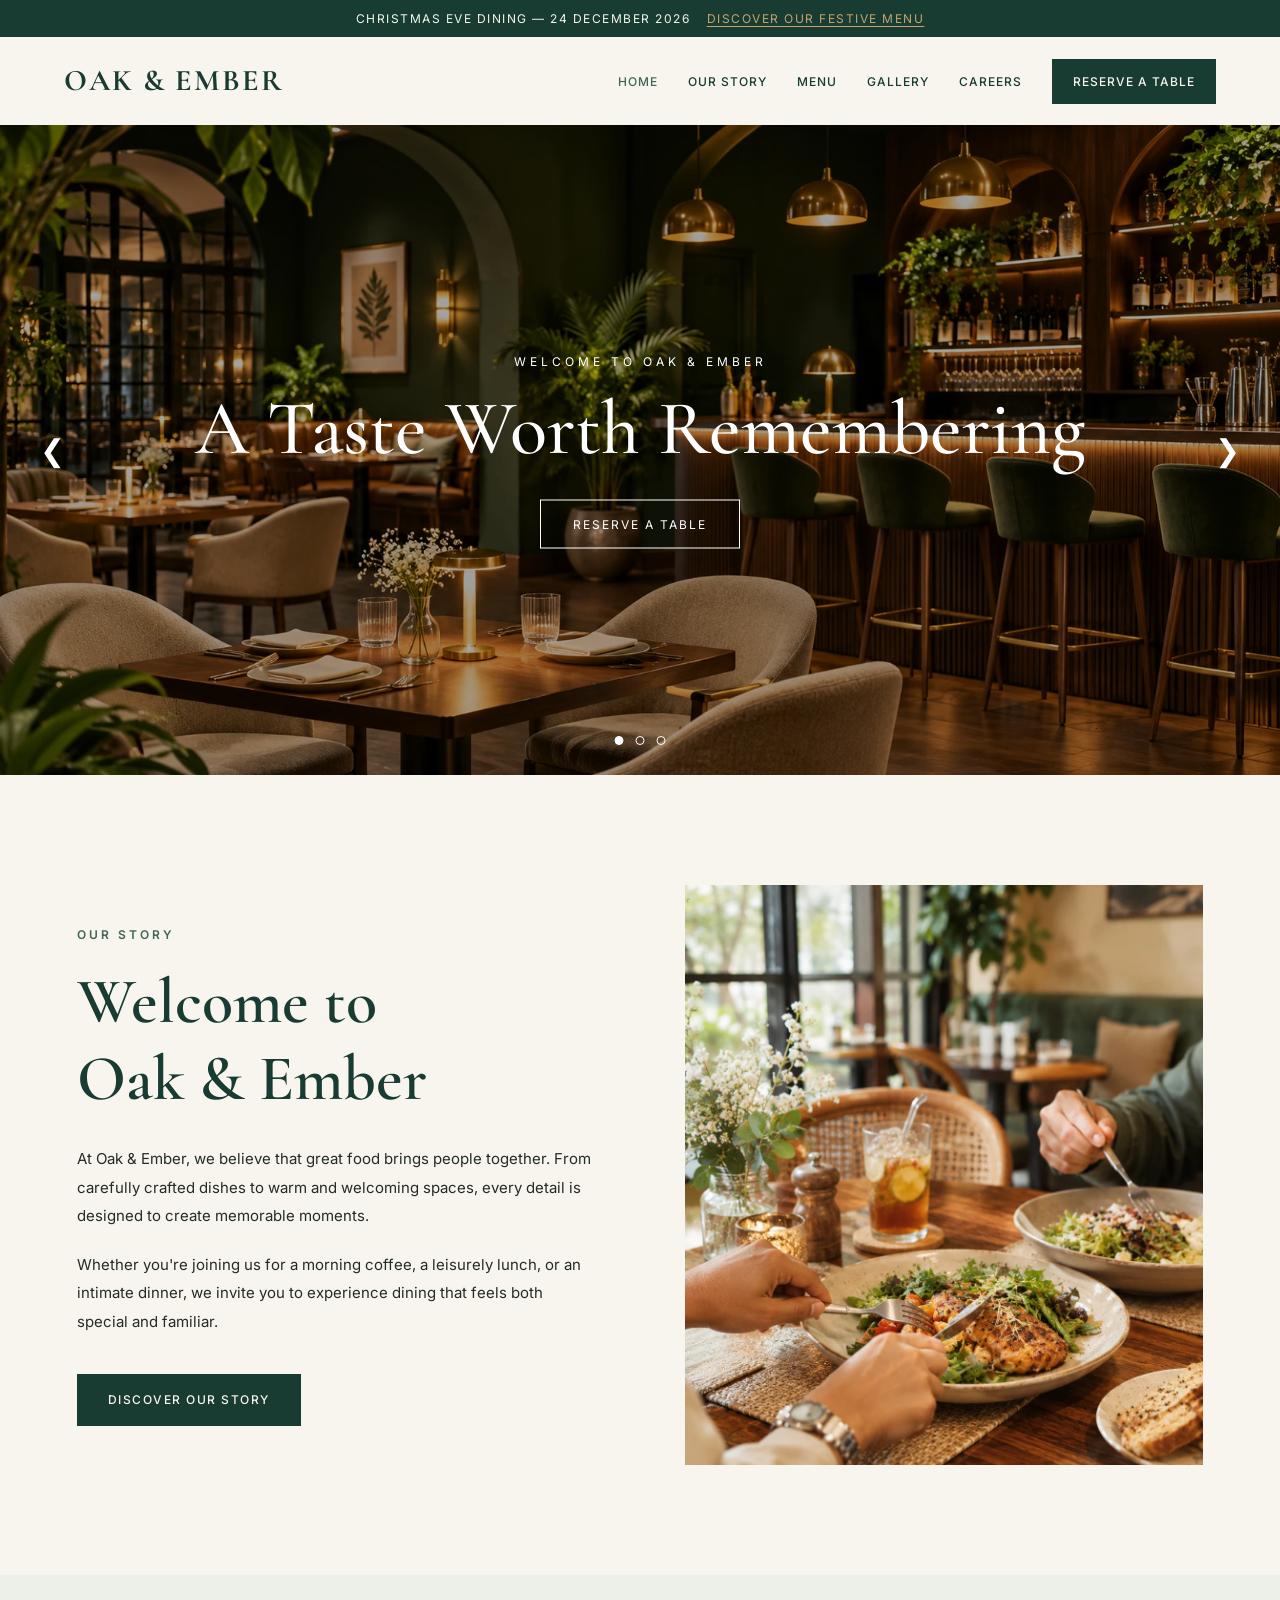
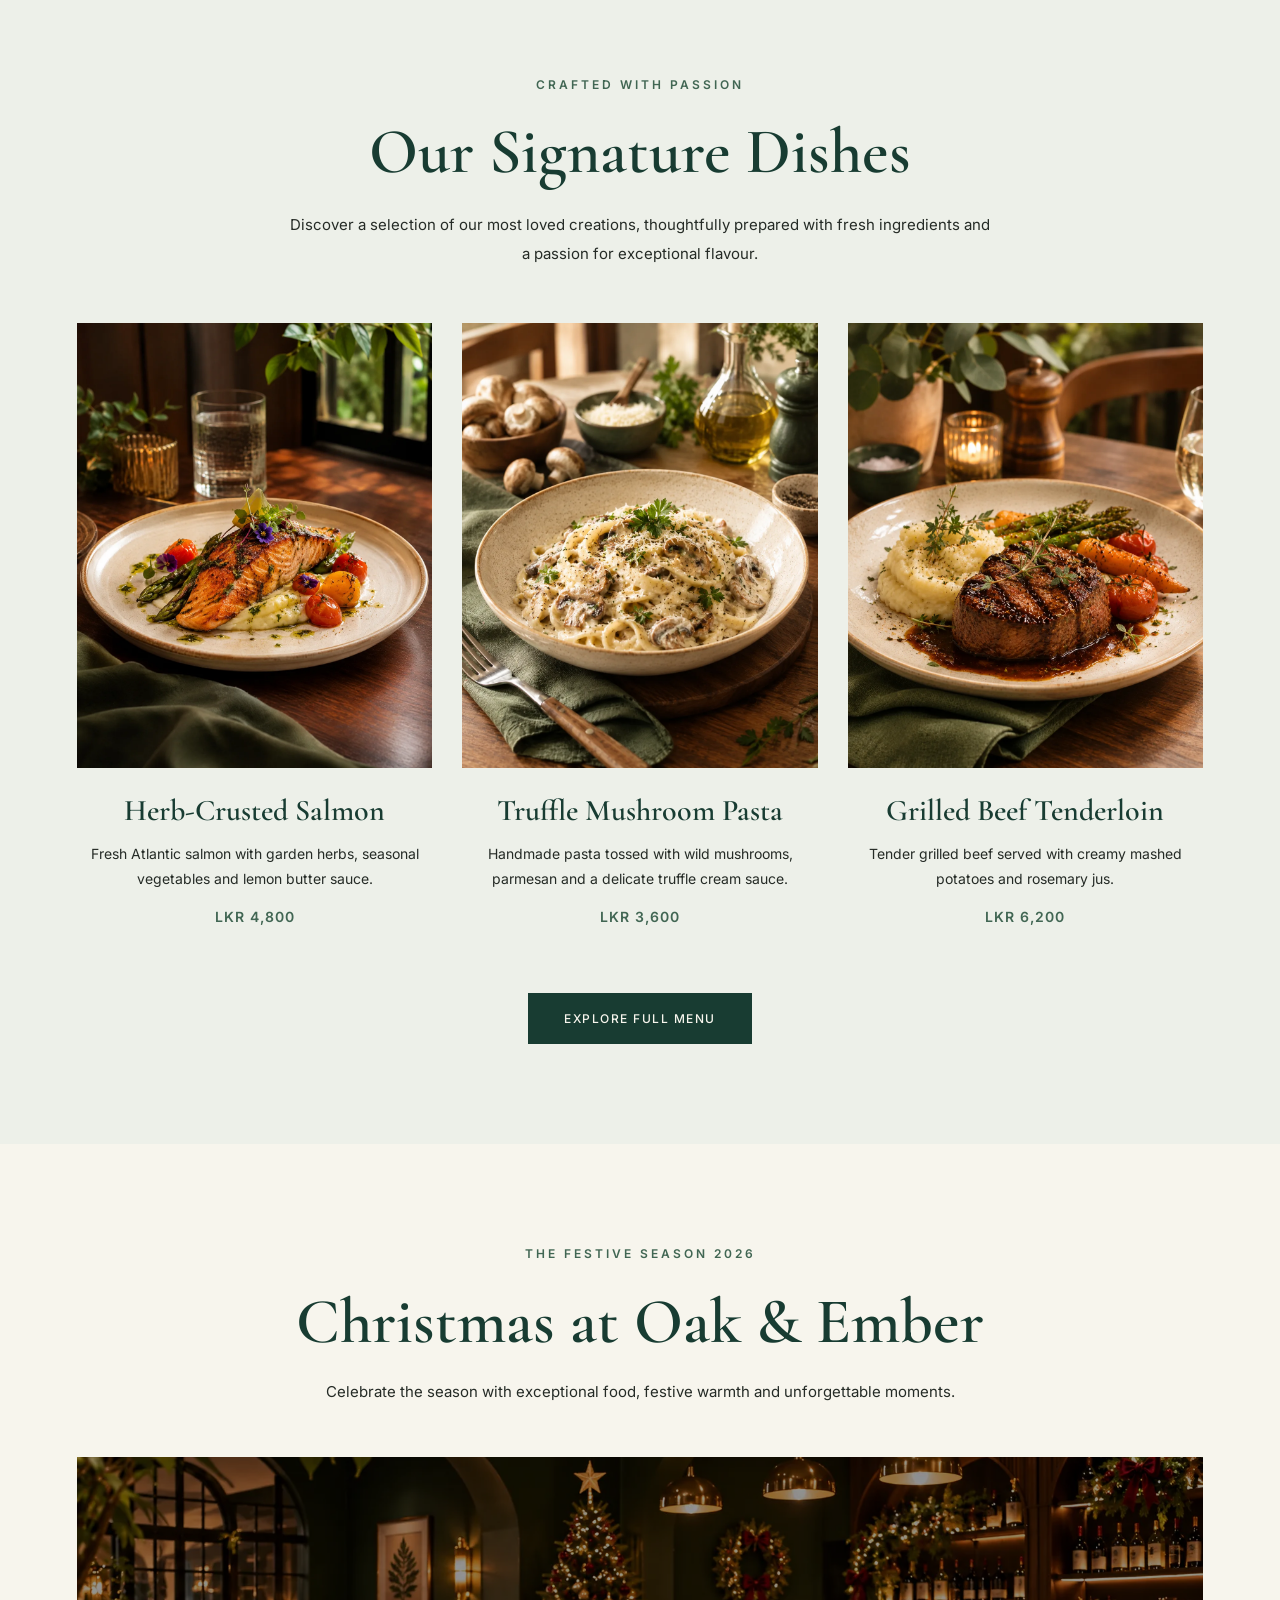
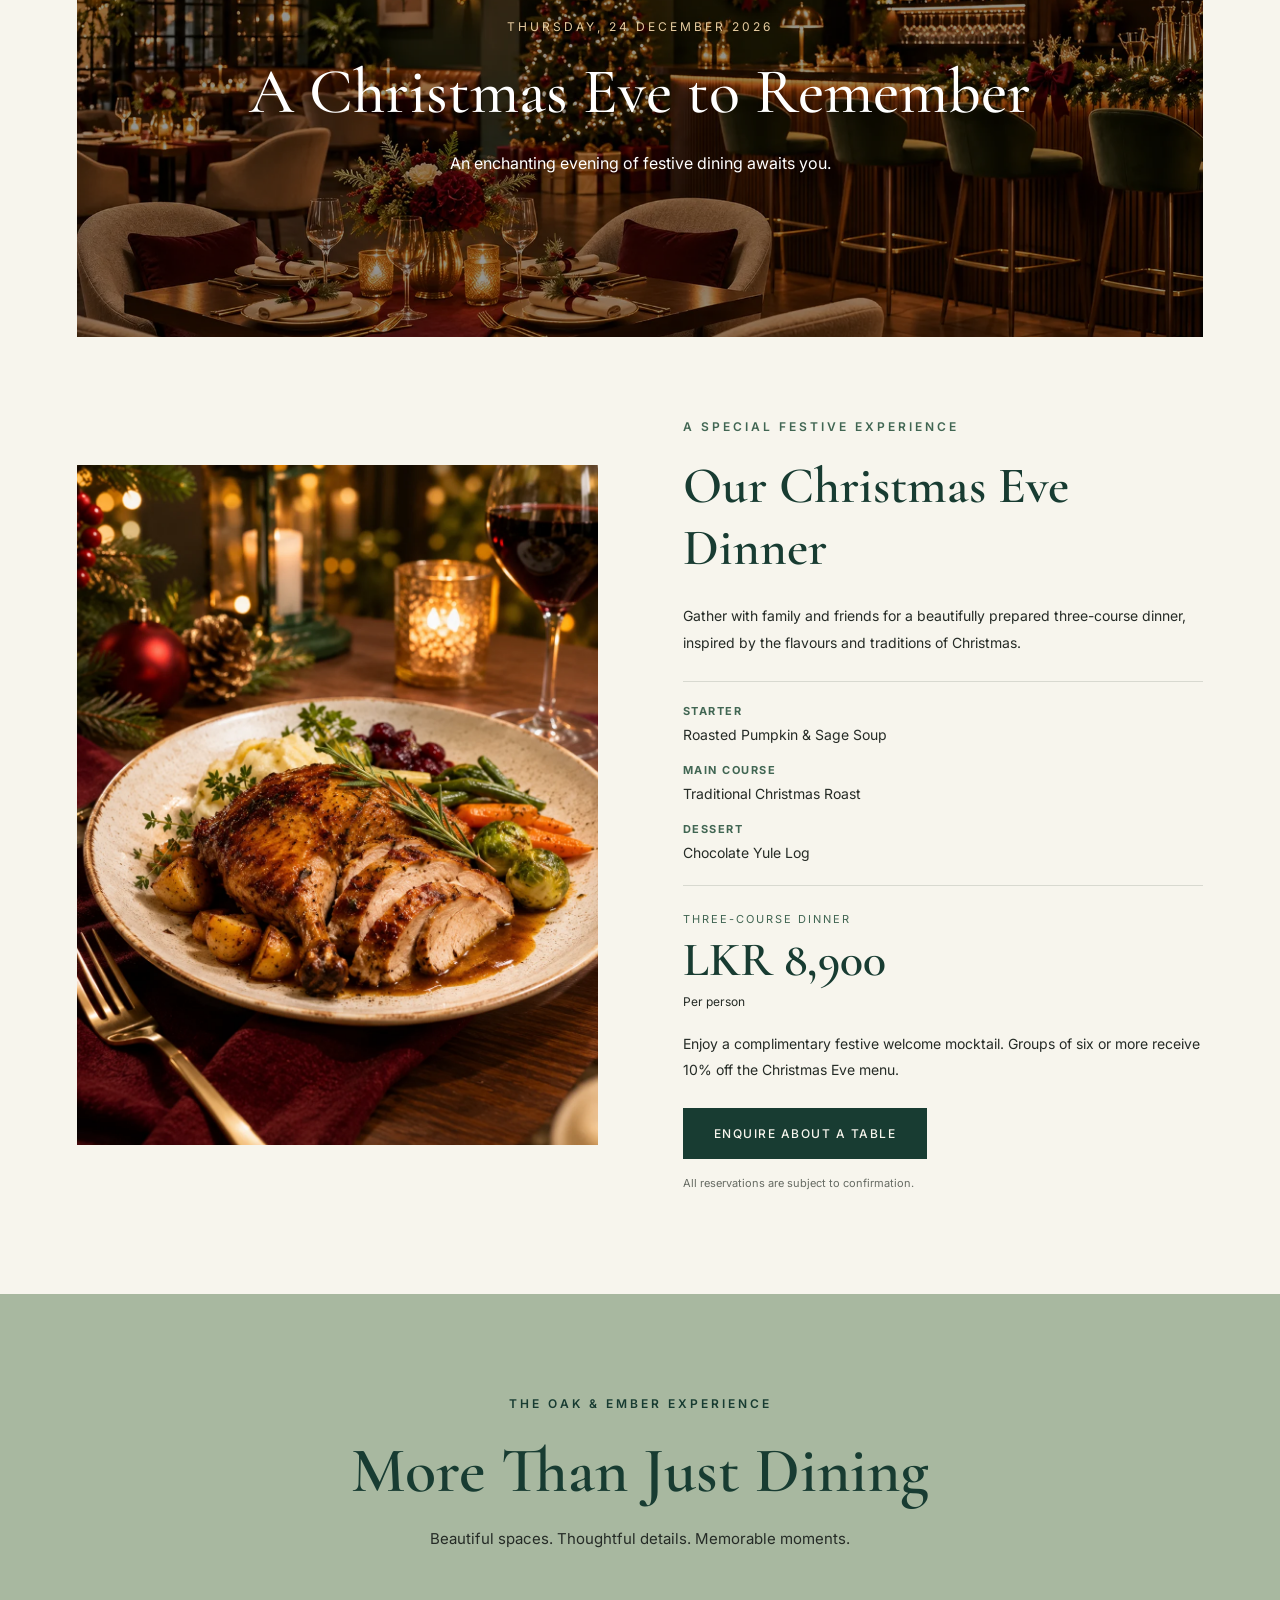
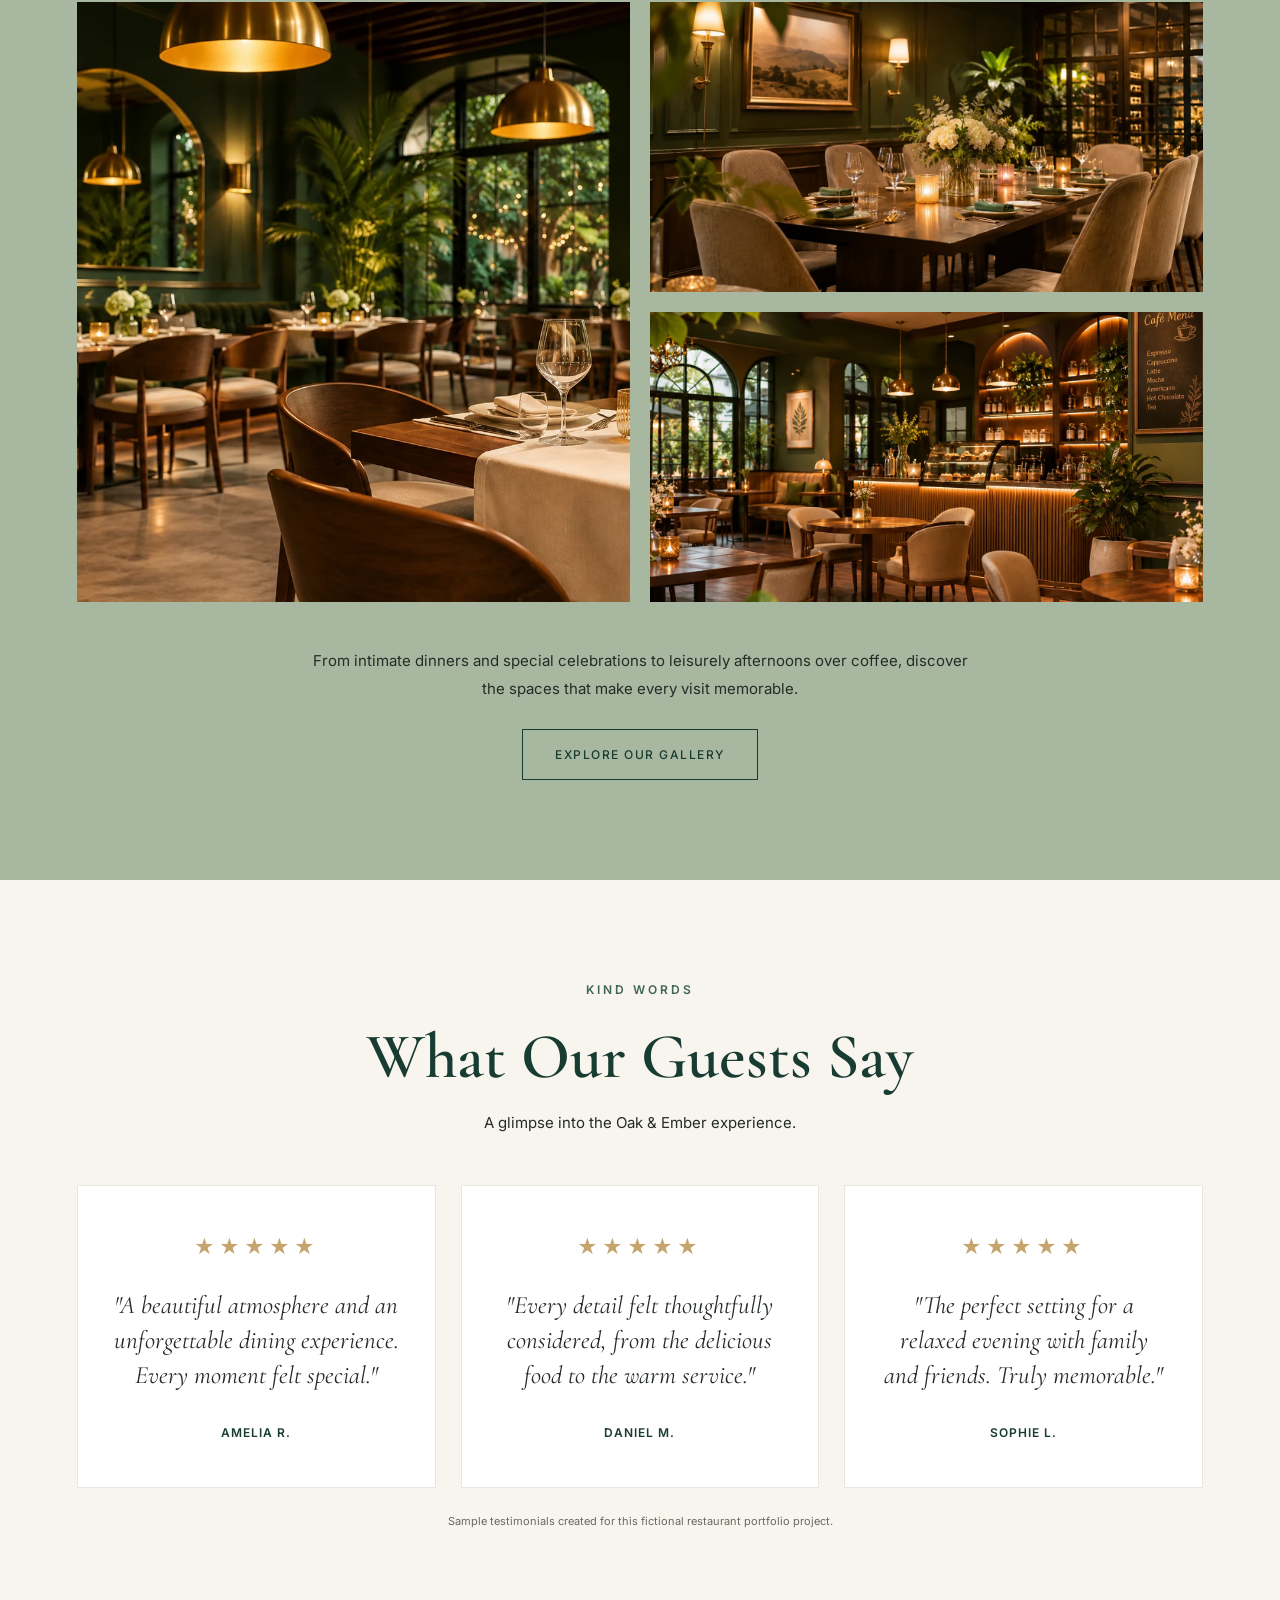
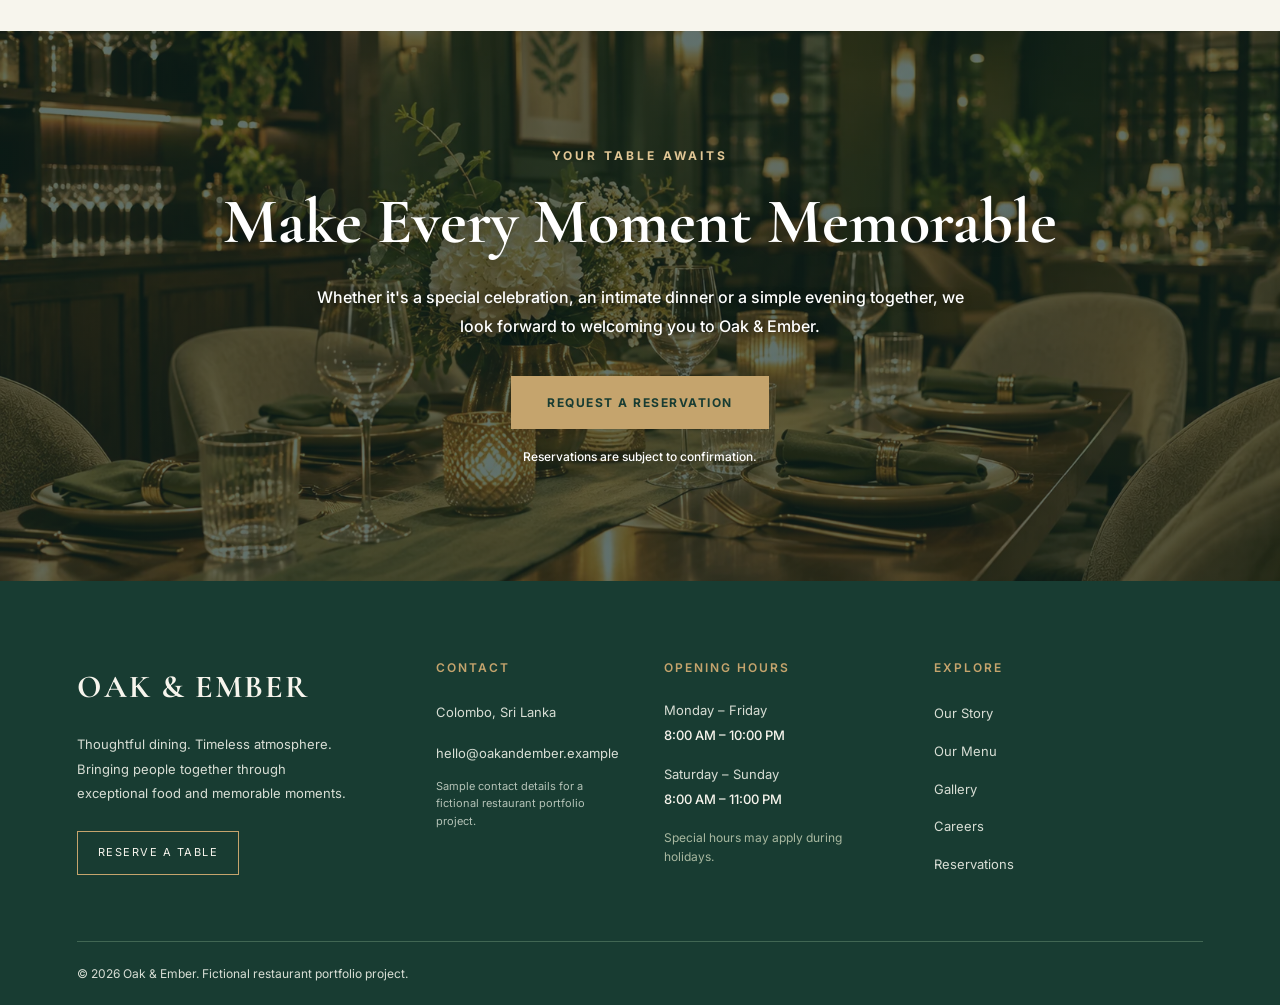
<file: index.html>
<!DOCTYPE html>
<html lang="en">

<head>
    <meta charset="UTF-8">
    <meta name="viewport" content="width=device-width, initial-scale=1.0">

    <title>Oak & Ember | Restaurant & Café</title>
    <meta name="description"
        content="Discover Oak & Ember, a premium restaurant and café offering signature dishes, seasonal menus, and memorable dining experiences.">

    <!-- Google Fonts -->
    <link rel="preconnect" href="https://fonts.googleapis.com">
    <link rel="preconnect" href="https://fonts.gstatic.com" crossorigin>
    <link
        href="https://fonts.googleapis.com/css2?family=Cormorant+Garamond:wght@400;500;600;700&family=Inter:wght@400;500;600;700&display=swap"
        rel="stylesheet">
    <link rel="icon" type="assets/image/webp" href="assets/images/favicon-one.webp">

    <!-- CSS -->
    <link rel="stylesheet" href="css/style.css">
    <link rel="stylesheet" href="css/responsive.css">
</head>

<body>

    <!-- Announcement Bar -->
    <div class="announcement-bar">
        <p>
            Christmas Eve Dining — 24 December 2026
            <a href="#christmas">Discover Our Festive Menu</a>
        </p>
    </div>

    <!-- Header -->
    <header class="site-header">
        <nav class="navbar" aria-label="Main navigation">

            <a href="index.html" class="logo">
                OAK & EMBER
            </a>

            <button class="menu-toggle" type="button" aria-label="Toggle navigation" aria-expanded="false"
                aria-controls="nav-links">
                <span></span>
                <span></span>
                <span></span>
            </button>

            <ul class="nav-links" id="nav-links">
                <li><a href="index.html" aria-current="page">Home</a></li>
                <li><a href="about.html">Our Story</a></li>
                <li><a href="menu.html">Menu</a></li>
                <li><a href="gallery.html">Gallery</a></li>
                <li><a href="careers.html">Careers</a></li>
                <li>
                    <a href="reservations.html" class="nav-reserve">
                        Reserve a Table
                    </a>
                </li>
            </ul>

        </nav>
    </header>

    <main>

        <!-- Hero Carousel -->
        <section class="hero" id="home" aria-label="Restaurant highlights">

            <div class="hero-slide active">
                <img src="assets/images/hero-1.webp" alt="Oak and Ember main dining area">

                <div class="hero-content">
                    <p class="hero-subtitle">WELCOME TO OAK & EMBER</p>
                    <h1>A Taste Worth Remembering</h1>
                    <a href="reservations.html" class="hero-btn">
                        Reserve a Table
                    </a>
                </div>
            </div>

            <div class="hero-slide">
                <img src="assets/images/hero-2.webp" alt="Elegant private dining area">

                <div class="hero-content">
                    <p class="hero-subtitle">EXCEPTIONAL DINING</p>
                    <h2>Moments Made Special</h2>
                    <a href="about.html" class="hero-btn">
                        Discover Our Story
                    </a>
                </div>
            </div>

            <div class="hero-slide">
                <img src="assets/images/hero-3.webp" alt="Oak and Ember café seating area">

                <div class="hero-content">
                    <p class="hero-subtitle">CRAFTED WITH CARE</p>
                    <h2>More Than Just a Meal</h2>
                    <a href="menu.html" class="hero-btn">
                        Explore Our Menu
                    </a>
                </div>
            </div>

            <button class="carousel-arrow prev" type="button" aria-label="Previous slide">
                &#10094;
            </button>

            <button class="carousel-arrow next" type="button" aria-label="Next slide">
                &#10095;
            </button>

            <div class="carousel-dots" aria-label="Choose a slide">
                <button class="dot active" type="button" aria-label="Show slide 1"></button>
                <button class="dot" type="button" aria-label="Show slide 2"></button>
                <button class="dot" type="button" aria-label="Show slide 3"></button>
            </div>

        </section>

        <!-- Welcome Section -->
        <section class="welcome" id="welcome">
            <div class="welcome-container">

                <div class="welcome-text">
                    <span class="section-label">OUR STORY</span>

                    <h2>Welcome to <br> Oak & Ember</h2>

                    <p>
                        At Oak & Ember, we believe that great food
                        brings people together. From carefully crafted
                        dishes to warm and welcoming spaces, every
                        detail is designed to create memorable moments.
                    </p>

                    <p>
                        Whether you're joining us for a morning coffee,
                        a leisurely lunch, or an intimate dinner,
                        we invite you to experience dining that feels
                        both special and familiar.
                    </p>

                    <a href="about.html" class="welcome-btn">
                        Discover Our Story
                    </a>
                </div>

                <div class="welcome-image">
                    <img src="assets/images/welcome.webp" alt="Elegant dining atmosphere at Oak and Ember"
                        loading="lazy">
                </div>

            </div>
        </section>

        <!-- Signature Dishes Section -->
        <section class="signature-dishes" id="signature-dishes">

            <div class="signature-container">

                <div class="signature-heading">
                    <span class="section-label">CRAFTED WITH PASSION</span>

                    <h2>Our Signature Dishes</h2>

                    <p>
                        Discover a selection of our most loved creations,
                        thoughtfully prepared with fresh ingredients
                        and a passion for exceptional flavour.
                    </p>
                </div>

                <div class="signature-grid">

                    <!-- Dish 1 -->
                    <article class="signature-card">
                        <div class="signature-image">
                            <img src="assets/images/signature-1.webp"
                                alt="Herb-crusted salmon served with seasonal vegetables" loading="lazy">
                        </div>

                        <div class="signature-info">
                            <h3>Herb-Crusted Salmon</h3>

                            <p>
                                Fresh Atlantic salmon with garden herbs,
                                seasonal vegetables and lemon butter sauce.
                            </p>

                            <span class="signature-price">LKR 4,800</span>
                        </div>
                    </article>

                    <!-- Dish 2 -->
                    <article class="signature-card">
                        <div class="signature-image">
                            <img src="assets/images/signature-2.webp" alt="Creamy truffle mushroom pasta"
                                loading="lazy">
                        </div>

                        <div class="signature-info">
                            <h3>Truffle Mushroom Pasta</h3>

                            <p>
                                Handmade pasta tossed with wild mushrooms,
                                parmesan and a delicate truffle cream sauce.
                            </p>

                            <span class="signature-price">LKR 3,600</span>
                        </div>
                    </article>

                    <!-- Dish 3 -->
                    <article class="signature-card">
                        <div class="signature-image">
                            <img src="assets/images/signature-3.webp" alt="Grilled beef tenderloin with mashed potatoes"
                                loading="lazy">
                        </div>

                        <div class="signature-info">
                            <h3>Grilled Beef Tenderloin</h3>

                            <p>
                                Tender grilled beef served with creamy
                                mashed potatoes and rosemary jus.
                            </p>

                            <span class="signature-price">LKR 6,200</span>
                        </div>
                    </article>

                </div>

                <div class="signature-footer">
                    <a href="menu.html" class="signature-btn">
                        Explore Full Menu
                    </a>
                </div>

            </div>


        </section>

        <!-- Christmas Seasonal Specials -->
        <section class="seasonal-specials" id="christmas">

            <div class="seasonal-heading">
                <span class="section-label">THE FESTIVE SEASON 2026</span>
                <h2>Christmas at Oak & Ember</h2>
                <p>
                    Celebrate the season with exceptional food,
                    festive warmth and unforgettable moments.
                </p>
            </div>

            <!-- Christmas Banner -->
            <div class="christmas-banner">
                <img src="assets/images/christmas-banner.webp" alt="Oak and Ember restaurant decorated for Christmas"
                    loading="lazy">

                <div class="christmas-banner-content">
                    <span>THURSDAY, 24 DECEMBER 2026</span>
                    <h3>A Christmas Eve to Remember</h3>
                    <p>
                        An enchanting evening of festive dining
                        awaits you.
                    </p>
                </div>
            </div>

            <!-- Christmas Dinner Offer -->
            <div class="christmas-offer">

                <div class="christmas-offer-image">
                    <img src="assets/images/christmas-dinner.webp" alt="Festive Christmas roast dinner" loading="lazy">
                </div>

                <div class="christmas-offer-content">
                    <span class="section-label">
                        A SPECIAL FESTIVE EXPERIENCE
                    </span>

                    <h3>Our Christmas Eve Dinner</h3>

                    <p>
                        Gather with family and friends for a
                        beautifully prepared three-course dinner,
                        inspired by the flavours and traditions
                        of Christmas.
                    </p>

                    <div class="christmas-menu-preview">
                        <p>
                            <strong>Starter</strong>
                            Roasted Pumpkin &amp; Sage Soup
                        </p>

                        <p>
                            <strong>Main Course</strong>
                            Traditional Christmas Roast
                        </p>

                        <p>
                            <strong>Dessert</strong>
                            Chocolate Yule Log
                        </p>
                    </div>

                    <div class="christmas-price">
                        <span>THREE-COURSE DINNER</span>
                        <strong>LKR 8,900</strong>
                        <small>Per person</small>
                    </div>

                    <p class="christmas-extra">
                        Enjoy a complimentary festive welcome mocktail.
                        Groups of six or more receive 10% off
                        the Christmas Eve menu.
                    </p>

                    <a href="reservations.html" class="christmas-btn">
                        Enquire About a Table
                    </a>

                    <p class="christmas-note">
                        All reservations are subject to confirmation.
                    </p>
                </div>

            </div>


        </section>
        <!-- Dining Experience Section -->
        <section class="dining-experience" id="experience">

            <div class="experience-container">

                <div class="experience-heading">
                    <span class="section-label">
                        THE OAK & EMBER EXPERIENCE
                    </span>

                    <h2>More Than Just Dining</h2>

                    <p>
                        Beautiful spaces. Thoughtful details.
                        Memorable moments.
                    </p>
                </div>

                <div class="experience-gallery">

                    <!-- Large Left Image -->
                    <div class="experience-image experience-main">
                        <img src="assets/images/experience-1.webp" alt="Elegant main dining area at Oak and Ember"
                            loading="lazy">
                    </div>

                    <!-- Two Right Images -->
                    <div class="experience-side">

                        <div class="experience-image">
                            <img src="assets/images/experience-2.webp" alt="Private dining room at Oak and Ember"
                                loading="lazy">
                        </div>

                        <div class="experience-image">
                            <img src="assets/images/experience-3.webp" alt="Relaxed café seating at Oak and Ember"
                                loading="lazy">
                        </div>

                    </div>

                </div>

                <div class="experience-footer">
                    <p>
                        From intimate dinners and special celebrations
                        to leisurely afternoons over coffee, discover
                        the spaces that make every visit memorable.
                    </p>

                    <a href="gallery.html" class="experience-btn">
                        Explore Our Gallery
                    </a>
                </div>

            </div>


        </section>

        <!-- Guest Testimonials Section -->
        <section class="testimonials" id="testimonials">

            <div class="testimonials-container">

                <div class="testimonials-heading">
                    <span class="section-label">KIND WORDS</span>

                    <h2>What Our Guests Say</h2>

                    <p>
                        A glimpse into the Oak &amp; Ember experience.
                    </p>
                </div>

                <div class="testimonials-grid">

                    <!-- Review 1 -->
                    <article class="testimonial-card">
                        <div class="testimonial-stars" aria-label="5 out of 5 stars">
                            ★★★★★
                        </div>

                        <blockquote>
                            "A beautiful atmosphere and an unforgettable
                            dining experience. Every moment felt special."
                        </blockquote>

                        <p class="testimonial-author">Amelia R.</p>
                    </article>

                    <!-- Review 2 -->
                    <article class="testimonial-card">
                        <div class="testimonial-stars" aria-label="5 out of 5 stars">
                            ★★★★★
                        </div>

                        <blockquote>
                            "Every detail felt thoughtfully considered,
                            from the delicious food to the warm service."
                        </blockquote>

                        <p class="testimonial-author">Daniel M.</p>
                    </article>

                    <!-- Review 3 -->
                    <article class="testimonial-card">
                        <div class="testimonial-stars" aria-label="5 out of 5 stars">
                            ★★★★★
                        </div>

                        <blockquote>
                            "The perfect setting for a relaxed evening
                            with family and friends. Truly memorable."
                        </blockquote>

                        <p class="testimonial-author">Sophie L.</p>
                    </article>

                </div>

                <p class="testimonials-disclaimer">
                    Sample testimonials created for this fictional
                    restaurant portfolio project.
                </p>

            </div>

        </section>

        <!-- Final Reservation CTA -->
        <section class="reservation-cta" id="reserve">

            <div class="reservation-cta-container">

                <span class="reservation-cta-label">
                    YOUR TABLE AWAITS
                </span>

                <h2>Make Every Moment Memorable</h2>

                <p>
                    Whether it's a special celebration, an intimate
                    dinner or a simple evening together, we look
                    forward to welcoming you to Oak &amp; Ember.
                </p>

                <a href="reservations.html" class="reservation-cta-btn">
                    Request a Reservation
                </a>

                <span class="reservation-cta-note">
                    Reservations are subject to confirmation.
                </span>

            </div>

        </section>

    </main>


    <!-- Shared Footer -->
    <footer class="site-footer">

        <div class="footer-container">

            <!-- Brand -->
            <div class="footer-brand">

                <a href="index.html" class="footer-logo">
                    OAK & EMBER
                </a>

                <p>
                    Thoughtful dining. Timeless atmosphere.
                    Bringing people together through
                    exceptional food and memorable moments.
                </p>

                <a href="reservations.html" class="footer-reserve">
                    Reserve a Table
                </a>

            </div>

            <!-- Contact -->
            <div class="footer-contact">

                <h3>Contact</h3>

                <address>
                    <p>Colombo, Sri Lanka</p>
                </address>

                <p>
                    <a href="mailto:hello@oakandember.example">
                        hello@oakandember.example
                    </a>
                </p>

                <p class="footer-contact-note">
                    Sample contact details for a fictional
                    restaurant portfolio project.
                </p>

            </div>

            <!-- Opening Hours -->
            <div class="footer-hours">

                <h3>Opening Hours</h3>

                <div class="hours-row">
                    <span>Monday – Friday</span>
                    <span>8:00 AM – 10:00 PM</span>
                </div>

                <div class="hours-row">
                    <span>Saturday – Sunday</span>
                    <span>8:00 AM – 11:00 PM</span>
                </div>

                <p class="hours-note">
                    Special hours may apply during holidays.
                </p>

            </div>

            <!-- Quick Links -->
            <div class="footer-links">

                <h3>Explore</h3>

                <ul>
                    <li><a href="about.html">Our Story</a></li>
                    <li><a href="menu.html">Our Menu</a></li>
                    <li><a href="gallery.html">Gallery</a></li>
                    <li><a href="careers.html">Careers</a></li>
                    <li><a href="reservations.html">Reservations</a></li>
                </ul>

            </div>

        </div>

        <!-- Footer Bottom -->
        <div class="footer-bottom">
            <p>
                &copy; 2026 Oak & Ember.
                Fictional restaurant portfolio project.
            </p>
        </div>

    </footer>


    <!-- JavaScript -->
    <script src="js/main.js" defer></script>

</body>

</html>
</file>
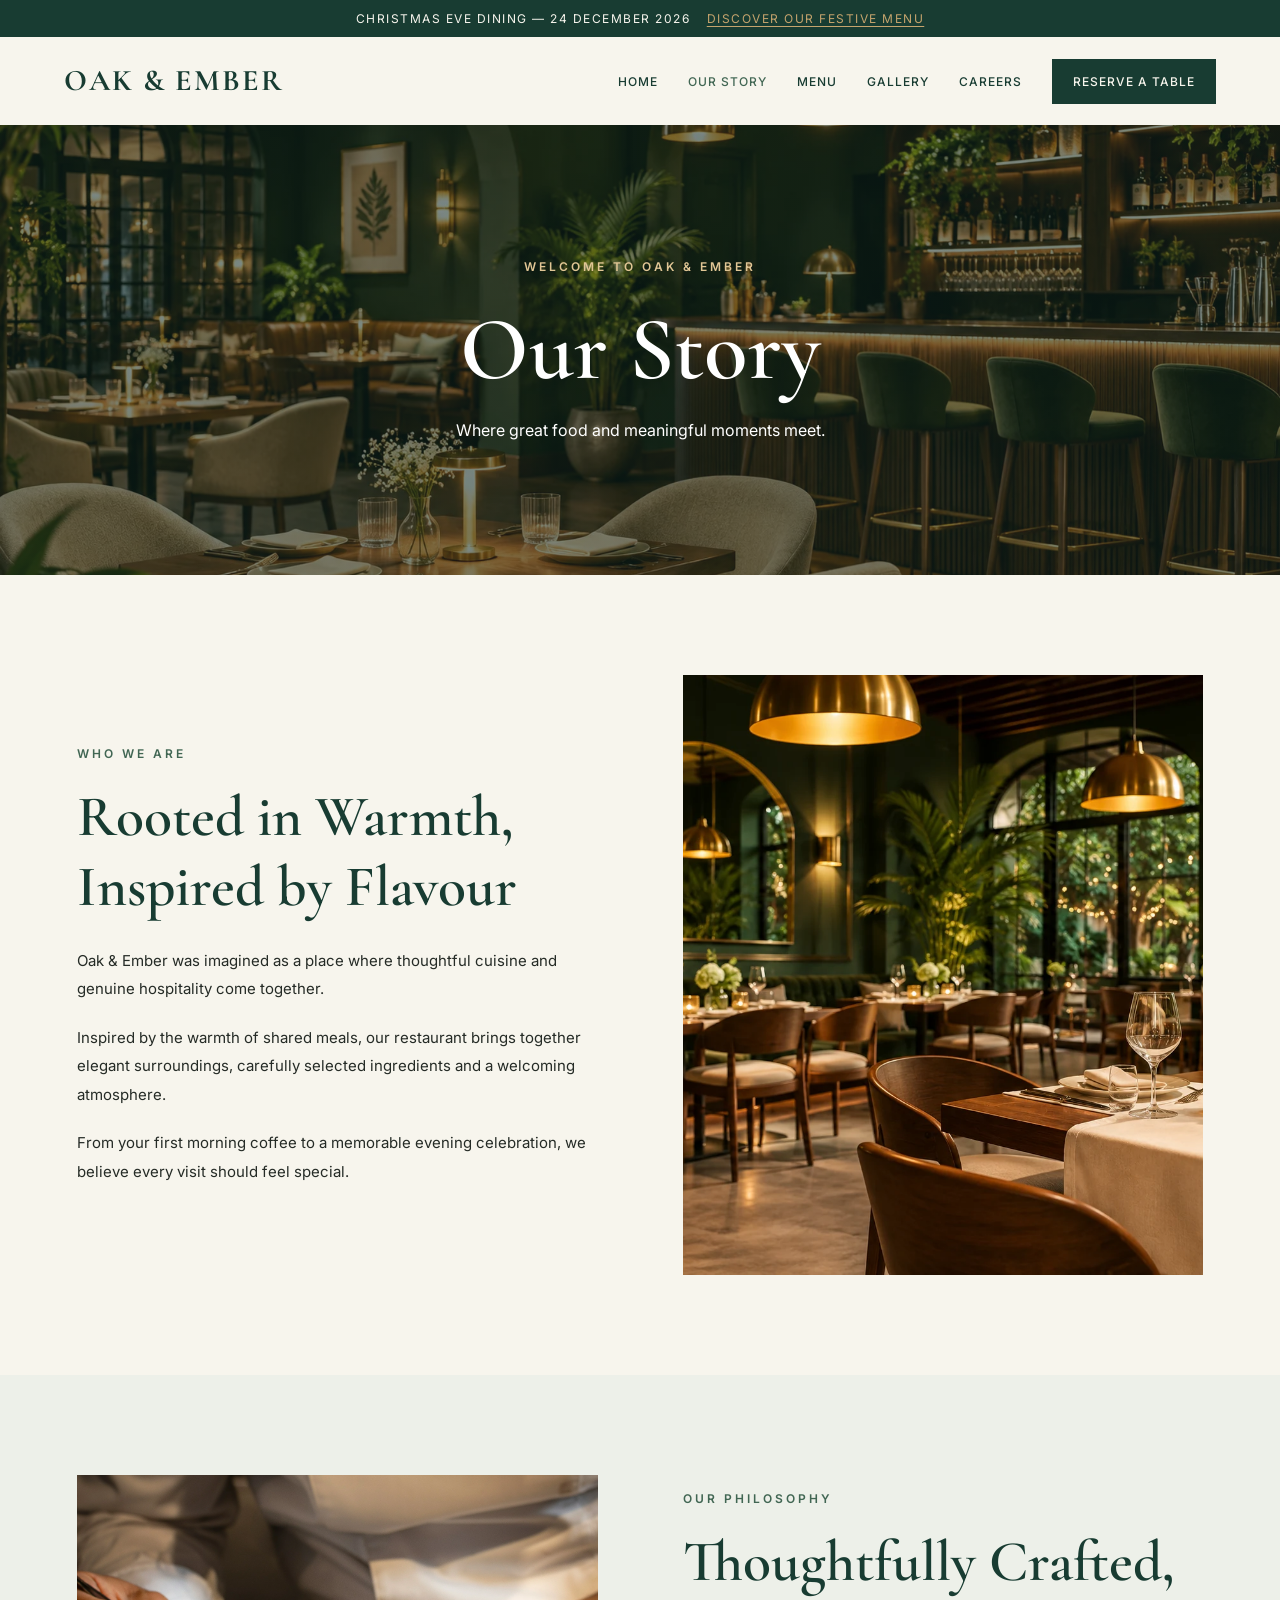
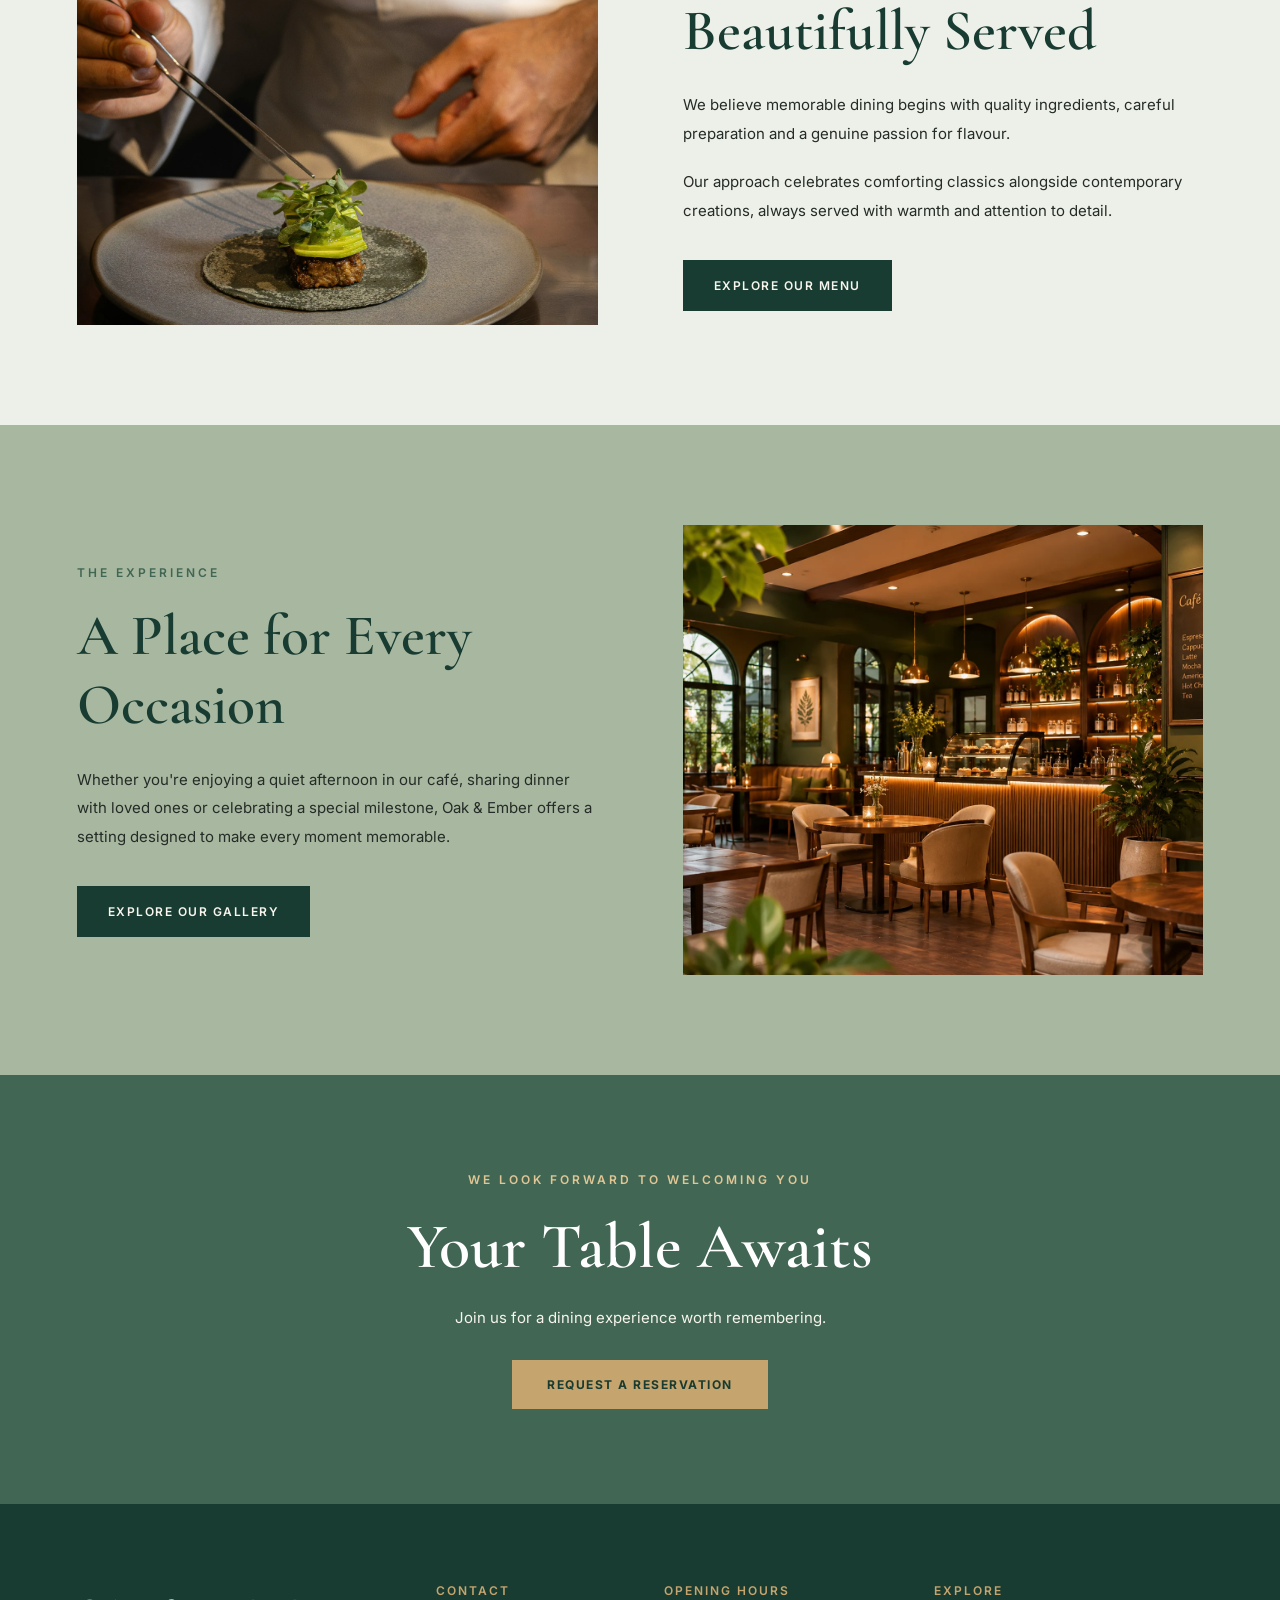
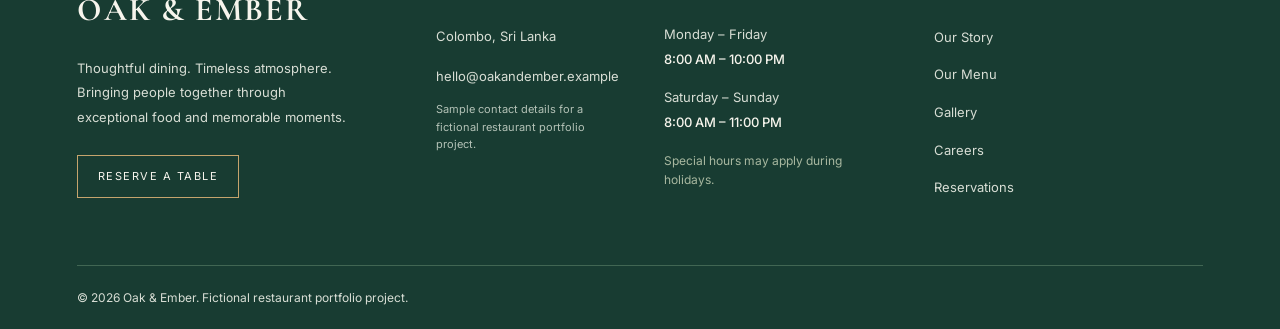
<file: about.html>
<!DOCTYPE html>
<html lang="en">

<head>
    <meta charset="UTF-8">
    <meta name="viewport" content="width=device-width, initial-scale=1.0">

    <meta name="description"
        content="Discover the story, philosophy and dining experience behind Oak & Ember Restaurant & Café.">

    <title>Our Story | Oak & Ember</title>

    <!-- Google Fonts -->
    <link rel="preconnect" href="https://fonts.googleapis.com">
    <link rel="preconnect" href="https://fonts.gstatic.com" crossorigin>

    <link
        href="https://fonts.googleapis.com/css2?family=Cormorant+Garamond:wght@400;500;600;700&family=Inter:wght@400;500;600;700&display=swap"
        rel="stylesheet">
        <link rel="icon" type="assets/image/webp" href="assets/images/favicon-one.webp">

    <!-- CSS -->
    <link rel="stylesheet" href="css/style.css">
    <link rel="stylesheet" href="css/responsive.css">
</head>

<body>

    <!-- Announcement Bar -->
    <div class="announcement-bar">
        <p>
            Christmas Eve Dining — 24 December 2026
            <a href="index.html#christmas">
                Discover Our Festive Menu
            </a>
        </p>
    </div>

    <!-- Navigation -->
    <header class="site-header">
        <nav class="navbar" aria-label="Main navigation">

            <a href="index.html" class="logo">
                OAK & EMBER
            </a>

            <button class="menu-toggle" type="button" aria-label="Toggle navigation" aria-expanded="false"
                aria-controls="nav-links">
                <span></span>
                <span></span>
                <span></span>
            </button>

            <ul class="nav-links" id="nav-links">
                <li><a href="index.html">Home</a></li>
                <li>
                    <a href="about.html" aria-current="page">
                        Our Story
                    </a>
                </li>
                <li><a href="menu.html">Menu</a></li>
                <li><a href="gallery.html">Gallery</a></li>
                <li><a href="careers.html">Careers</a></li>
                <li>
                    <a href="reservations.html" class="nav-reserve">
                        Reserve a Table
                    </a>
                </li>
            </ul>

        </nav>
    </header>

    <main>

        <!-- About Hero -->
        <section class="about-hero">
            <div class="about-hero-content">
                <span>WELCOME TO OAK & EMBER</span>
                <h1>Our Story</h1>
                <p>Where great food and meaningful moments meet.</p>
            </div>
        </section>

        <!-- Restaurant Story -->
        <section class="about-story">
            <div class="about-story-container">

                <div class="about-story-text">
                    <span class="section-label">WHO WE ARE</span>

                    <h2>Rooted in Warmth, Inspired by Flavour</h2>

                    <p>
                        Oak &amp; Ember was imagined as a place
                        where thoughtful cuisine and genuine
                        hospitality come together.
                    </p>

                    <p>
                        Inspired by the warmth of shared meals,
                        our restaurant brings together elegant
                        surroundings, carefully selected
                        ingredients and a welcoming atmosphere.
                    </p>

                    <p>
                        From your first morning coffee to a
                        memorable evening celebration, we
                        believe every visit should feel special.
                    </p>
                </div>

                <div class="about-story-image">
                    <img src="assets/images/hero-2.webp" alt="Elegant dining table at Oak and Ember" loading="lazy">
                </div>

            </div>
        </section>

        <!-- Our Philosophy -->
        <section class="about-philosophy">
            <div class="about-philosophy-container">

                <div class="about-philosophy-image">
                    <img src="assets/images/our-philosophy.webp" alt="Chef carefully preparing a dish" loading="lazy">
                </div>

                <div class="about-philosophy-text">
                    <span class="section-label">OUR PHILOSOPHY</span>

                    <h2>Thoughtfully Crafted, Beautifully Served</h2>

                    <p>
                        We believe memorable dining begins
                        with quality ingredients, careful
                        preparation and a genuine passion
                        for flavour.
                    </p>

                    <p>
                        Our approach celebrates comforting
                        classics alongside contemporary
                        creations, always served with
                        warmth and attention to detail.
                    </p>

                    <a href="menu.html" class="about-btn">
                        Explore Our Menu
                    </a>
                </div>

            </div>
        </section>

        <!-- Every Occasion -->
        <section class="about-occasion">
            <div class="about-occasion-container">

                <div class="about-occasion-text">
                    <span class="section-label">THE EXPERIENCE</span>

                    <h2>A Place for Every Occasion</h2>

                    <p>
                        Whether you're enjoying a quiet
                        afternoon in our café, sharing
                        dinner with loved ones or celebrating
                        a special milestone, Oak &amp; Ember
                        offers a setting designed to make
                        every moment memorable.
                    </p>

                    <a href="gallery.html" class="about-btn">
                        Explore Our Gallery
                    </a>
                </div>

                <div class="about-occasion-image">
                    <img src="assets/images/experience-3.webp" alt="Warm and inviting restaurant interior"
                        loading="lazy">
                </div>

            </div>
        </section>

        <!-- Reservation CTA -->
        <section class="about-cta">
            <div class="about-cta-container">
                <span>WE LOOK FORWARD TO WELCOMING YOU</span>

                <h2>Your Table Awaits</h2>

                <p>
                    Join us for a dining experience
                    worth remembering.
                </p>

                <a href="reservations.html" class="about-cta-btn">
                    Request a Reservation
                </a>
            </div>
        </section>

    </main>

    <!-- Shared Footer -->
    <footer class="site-footer">

        <div class="footer-container">

            <!-- Brand -->
            <div class="footer-brand">

                <a href="index.html" class="footer-logo">
                    OAK & EMBER
                </a>

                <p>
                    Thoughtful dining. Timeless atmosphere.
                    Bringing people together through
                    exceptional food and memorable moments.
                </p>

                <a href="reservations.html" class="footer-reserve">
                    Reserve a Table
                </a>

            </div>

            <!-- Contact -->
            <div class="footer-contact">

                <h3>Contact</h3>

                <address>
                    <p>Colombo, Sri Lanka</p>
                </address>

                <p>
                    <a href="mailto:hello@oakandember.example">
                        hello@oakandember.example
                    </a>
                </p>

                <p class="footer-contact-note">
                    Sample contact details for a fictional
                    restaurant portfolio project.
                </p>

            </div>

            <!-- Opening Hours -->
            <div class="footer-hours">

                <h3>Opening Hours</h3>

                <div class="hours-row">
                    <span>Monday – Friday</span>
                    <span>8:00 AM – 10:00 PM</span>
                </div>

                <div class="hours-row">
                    <span>Saturday – Sunday</span>
                    <span>8:00 AM – 11:00 PM</span>
                </div>

                <p class="hours-note">
                    Special hours may apply during holidays.
                </p>

            </div>

            <!-- Quick Links -->
            <div class="footer-links">

                <h3>Explore</h3>

                <ul>
                    <li><a href="about.html">Our Story</a></li>
                    <li><a href="menu.html">Our Menu</a></li>
                    <li><a href="gallery.html">Gallery</a></li>
                    <li><a href="careers.html">Careers</a></li>
                    <li><a href="reservations.html">Reservations</a></li>
                </ul>

            </div>

        </div>

        <!-- Footer Bottom -->
        <div class="footer-bottom">
            <p>
                &copy; 2026 Oak & Ember.
                Fictional restaurant portfolio project.
            </p>
        </div>

    </footer>


    <script src="js/main.js" defer></script>

</body>

</html>
</file>
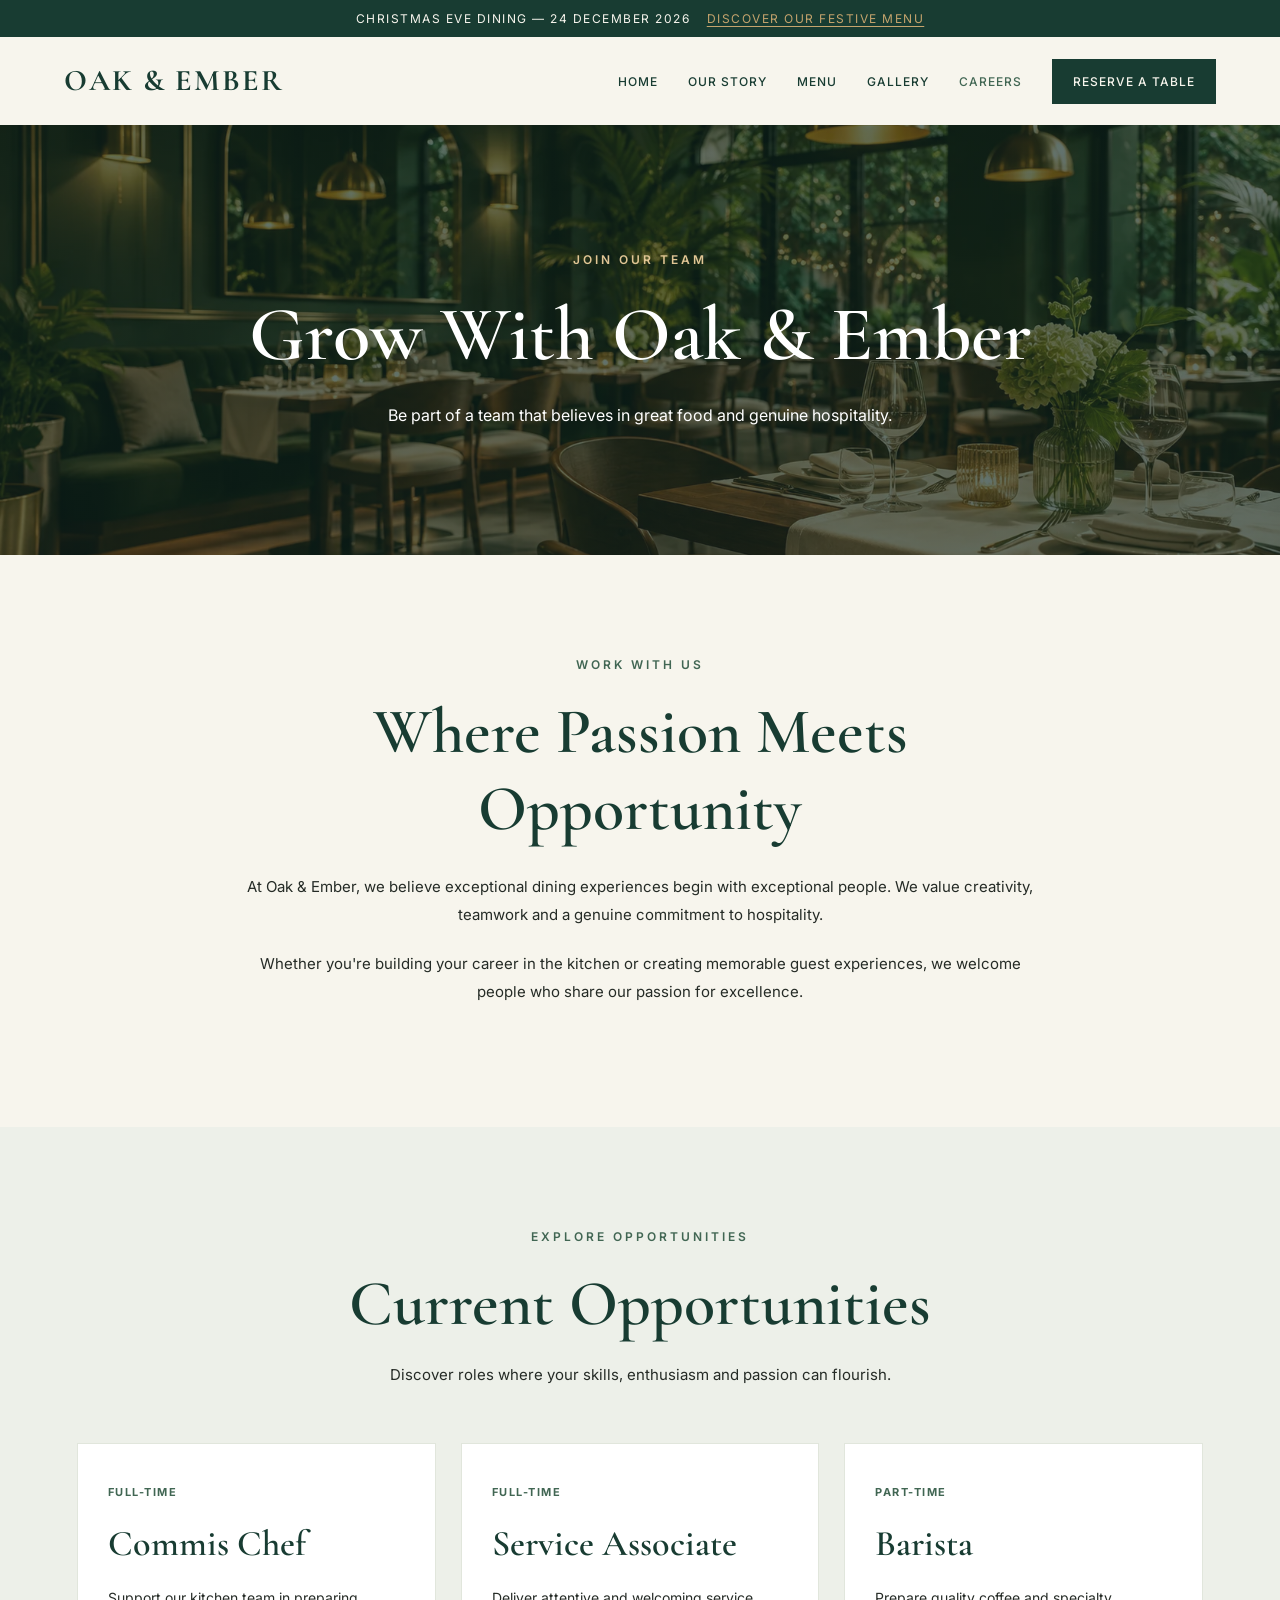
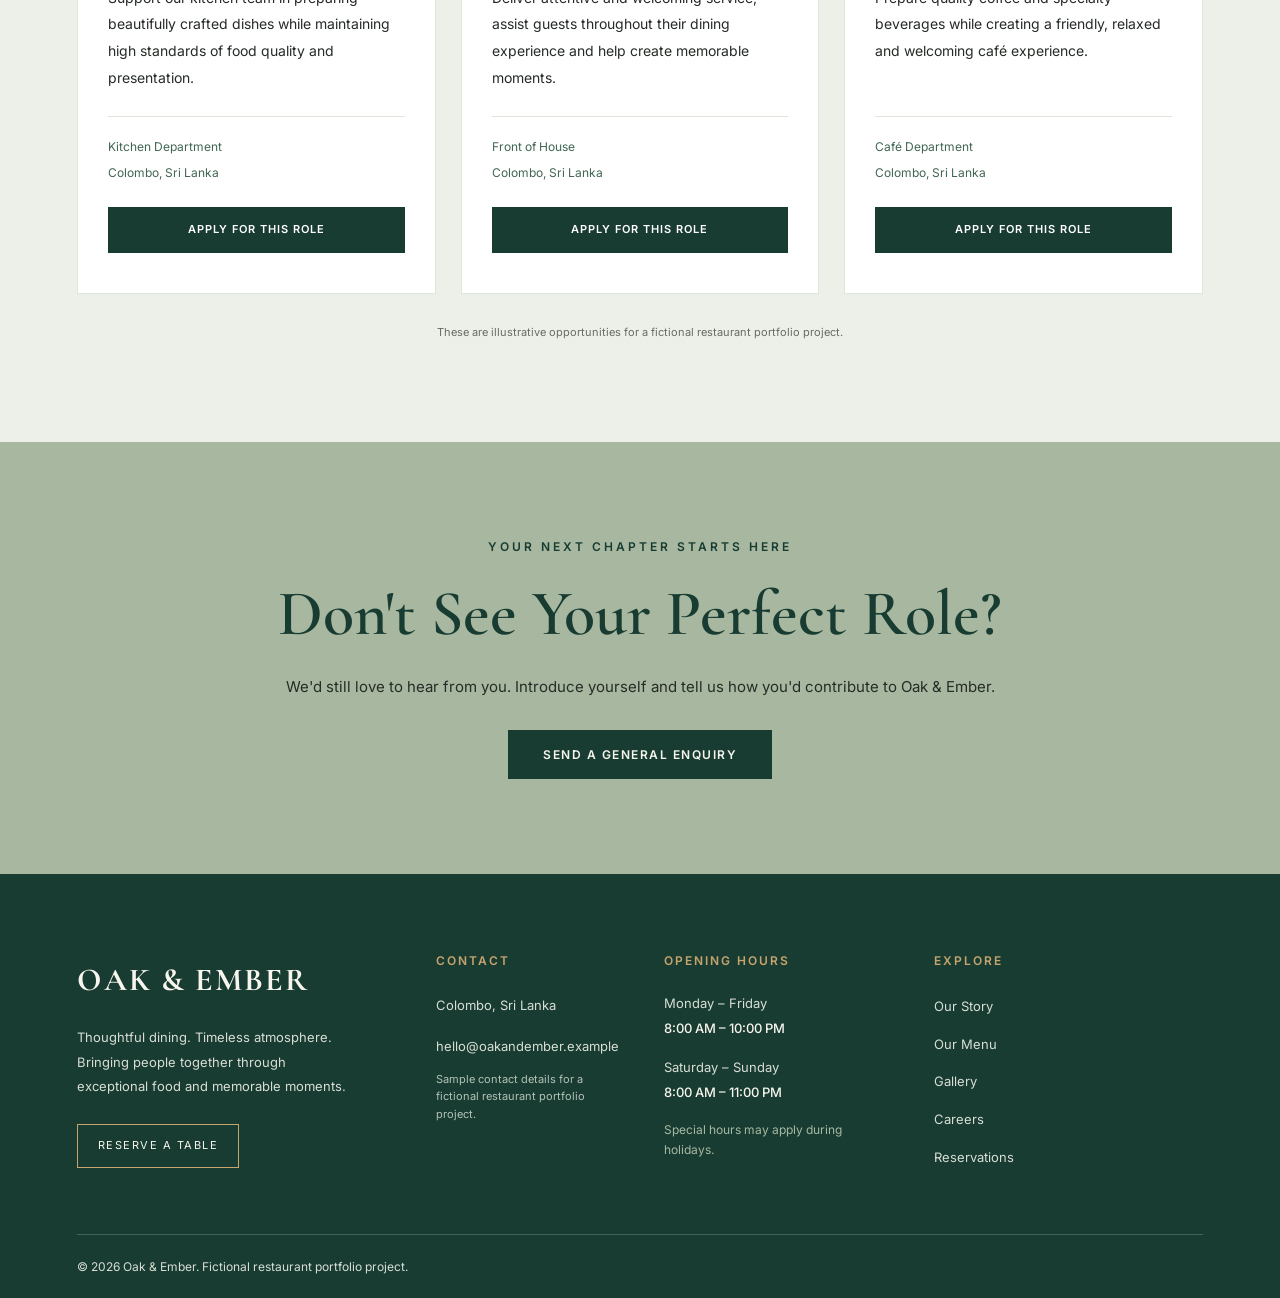
<file: careers.html>
<!DOCTYPE html>
<html lang="en">

<head>
    <meta charset="UTF-8">
    <meta name="viewport" content="width=device-width, initial-scale=1.0">

    <meta name="description"
        content="Discover the story, philosophy and dining experience behind Oak & Ember Restaurant & Café.">

    <title>Careers | Oak & Ember</title>

    <!-- Google Fonts -->
    <link rel="preconnect" href="https://fonts.googleapis.com">
    <link rel="preconnect" href="https://fonts.gstatic.com" crossorigin>
    <link rel="icon" type="assets/image/webp" href="assets/images/favicon-one.webp">

    <link
        href="https://fonts.googleapis.com/css2?family=Cormorant+Garamond:wght@400;500;600;700&family=Inter:wght@400;500;600;700&display=swap"
        rel="stylesheet">

    <!-- CSS -->
    <link rel="stylesheet" href="css/style.css">
    <link rel="stylesheet" href="css/responsive.css">
</head>

<body>

    <!-- Announcement Bar -->
    <div class="announcement-bar">
        <p>
            Christmas Eve Dining — 24 December 2026
            <a href="index.html#christmas">Discover Our Festive Menu</a>
        </p>
    </div>

    <!-- Navigation -->
    <header class="site-header">
        <nav class="navbar" aria-label="Main navigation">

            <a href="index.html" class="logo">
                OAK & EMBER
            </a>

            <button class="menu-toggle" type="button" aria-label="Toggle navigation" aria-expanded="false"
                aria-controls="nav-links">
                <span></span>
                <span></span>
                <span></span>
            </button>

            <ul class="nav-links" id="nav-links">
                <li><a href="index.html">Home</a></li>
                <li>
                    <a href="about.html">
                        Our Story
                    </a>
                </li>
                <li><a href="menu.html">Menu</a></li>
                <li><a href="gallery.html">Gallery</a></li>
                <li><a href="careers.html" aria-current="page">Careers</a></li>
                <li>
                    <a href="reservations.html" class="nav-reserve">
                        Reserve a Table
                    </a>
                </li>
            </ul>

        </nav>
    </header>


    <main>

        <!-- Careers Hero -->
        <section class="careers-hero">
            <div class="careers-hero-content">
                <span>JOIN OUR TEAM</span>
                <h1>Grow With Oak & Ember</h1>
                <p>
                    Be part of a team that believes in
                    great food and genuine hospitality.
                </p>
            </div>
        </section>

        <!-- Careers Introduction -->
        <section class="careers-intro">
            <div class="careers-intro-container">

                <span class="section-label">WORK WITH US</span>

                <h2>Where Passion Meets Opportunity</h2>

                <p>
                    At Oak &amp; Ember, we believe exceptional
                    dining experiences begin with exceptional
                    people. We value creativity, teamwork
                    and a genuine commitment to hospitality.
                </p>

                <p>
                    Whether you're building your career in
                    the kitchen or creating memorable guest
                    experiences, we welcome people who share
                    our passion for excellence.
                </p>

            </div>
        </section>

        <!-- Job Opportunities -->
        <section class="careers-opportunities">

            <div class="careers-heading">
                <span class="section-label">EXPLORE OPPORTUNITIES</span>

                <h2>Current Opportunities</h2>

                <p>
                    Discover roles where your skills,
                    enthusiasm and passion can flourish.
                </p>
            </div>

            <div class="careers-grid">

                <!-- Job 1 -->
                <article class="career-card">
                    <span class="career-type">FULL-TIME</span>

                    <h3>Commis Chef</h3>

                    <p>
                        Support our kitchen team in preparing
                        beautifully crafted dishes while
                        maintaining high standards of food
                        quality and presentation.
                    </p>

                    <div class="career-details">
                        <span>Kitchen Department</span>
                        <span>Colombo, Sri Lanka</span>
                    </div>

                    <a href="mailto:hello@oakandember.example?subject=Application%20-%20Commis%20Chef"
                        class="career-apply">
                        Apply for This Role
                    </a>
                </article>

                <!-- Job 2 -->
                <article class="career-card">
                    <span class="career-type">FULL-TIME</span>

                    <h3>Service Associate</h3>

                    <p>
                        Deliver attentive and welcoming
                        service, assist guests throughout
                        their dining experience and help
                        create memorable moments.
                    </p>

                    <div class="career-details">
                        <span>Front of House</span>
                        <span>Colombo, Sri Lanka</span>
                    </div>

                    <a href="mailto:hello@oakandember.example?subject=Application%20-%20Service%20Associate"
                        class="career-apply">
                        Apply for This Role
                    </a>
                </article>

                <!-- Job 3 -->
                <article class="career-card">
                    <span class="career-type">PART-TIME</span>

                    <h3>Barista</h3>

                    <p>
                        Prepare quality coffee and specialty
                        beverages while creating a friendly,
                        relaxed and welcoming café experience.
                    </p>

                    <div class="career-details">
                        <span>Café Department</span>
                        <span>Colombo, Sri Lanka</span>
                    </div>

                    <a href="mailto:hello@oakandember.example?subject=Application%20-%20Barista" class="career-apply">
                        Apply for This Role
                    </a>
                </article>

            </div>

            <p class="careers-disclaimer">
                These are illustrative opportunities for a fictional
                restaurant portfolio project.
            </p>

        </section>

        <!-- General Application CTA -->
        <section class="careers-cta">

            <div class="careers-cta-content">

                <span>YOUR NEXT CHAPTER STARTS HERE</span>

                <h2>Don't See Your Perfect Role?</h2>

                <p>
                    We'd still love to hear from you.
                    Introduce yourself and tell us
                    how you'd contribute to Oak & Ember.
                </p>

                <a href="mailto:hello@oakandember.example?subject=General%20Career%20Enquiry" class="careers-cta-btn">
                    Send a General Enquiry
                </a>

            </div>

        </section>

    </main>


    <!-- Shared Footer -->
    <footer class="site-footer">

        <div class="footer-container">

            <!-- Brand -->
            <div class="footer-brand">

                <a href="index.html" class="footer-logo">
                    OAK & EMBER
                </a>

                <p>
                    Thoughtful dining. Timeless atmosphere.
                    Bringing people together through
                    exceptional food and memorable moments.
                </p>

                <a href="reservations.html" class="footer-reserve">
                    Reserve a Table
                </a>

            </div>

            <!-- Contact -->
            <div class="footer-contact">

                <h3>Contact</h3>

                <address>
                    <p>Colombo, Sri Lanka</p>
                </address>

                <p>
                    <a href="mailto:hello@oakandember.example">
                        hello@oakandember.example
                    </a>
                </p>

                <p class="footer-contact-note">
                    Sample contact details for a fictional
                    restaurant portfolio project.
                </p>

            </div>

            <!-- Opening Hours -->
            <div class="footer-hours">

                <h3>Opening Hours</h3>

                <div class="hours-row">
                    <span>Monday – Friday</span>
                    <span>8:00 AM – 10:00 PM</span>
                </div>

                <div class="hours-row">
                    <span>Saturday – Sunday</span>
                    <span>8:00 AM – 11:00 PM</span>
                </div>

                <p class="hours-note">
                    Special hours may apply during holidays.
                </p>

            </div>

            <!-- Quick Links -->
            <div class="footer-links">

                <h3>Explore</h3>

                <ul>
                    <li><a href="about.html">Our Story</a></li>
                    <li><a href="menu.html">Our Menu</a></li>
                    <li><a href="gallery.html">Gallery</a></li>
                    <li><a href="careers.html">Careers</a></li>
                    <li><a href="reservations.html">Reservations</a></li>
                </ul>

            </div>

        </div>

        <!-- Footer Bottom -->
        <div class="footer-bottom">
            <p>
                &copy; 2026 Oak & Ember.
                Fictional restaurant portfolio project.
            </p>
        </div>

    </footer>


    <script src="js/main.js" defer></script>

</body>

</html>
</file>
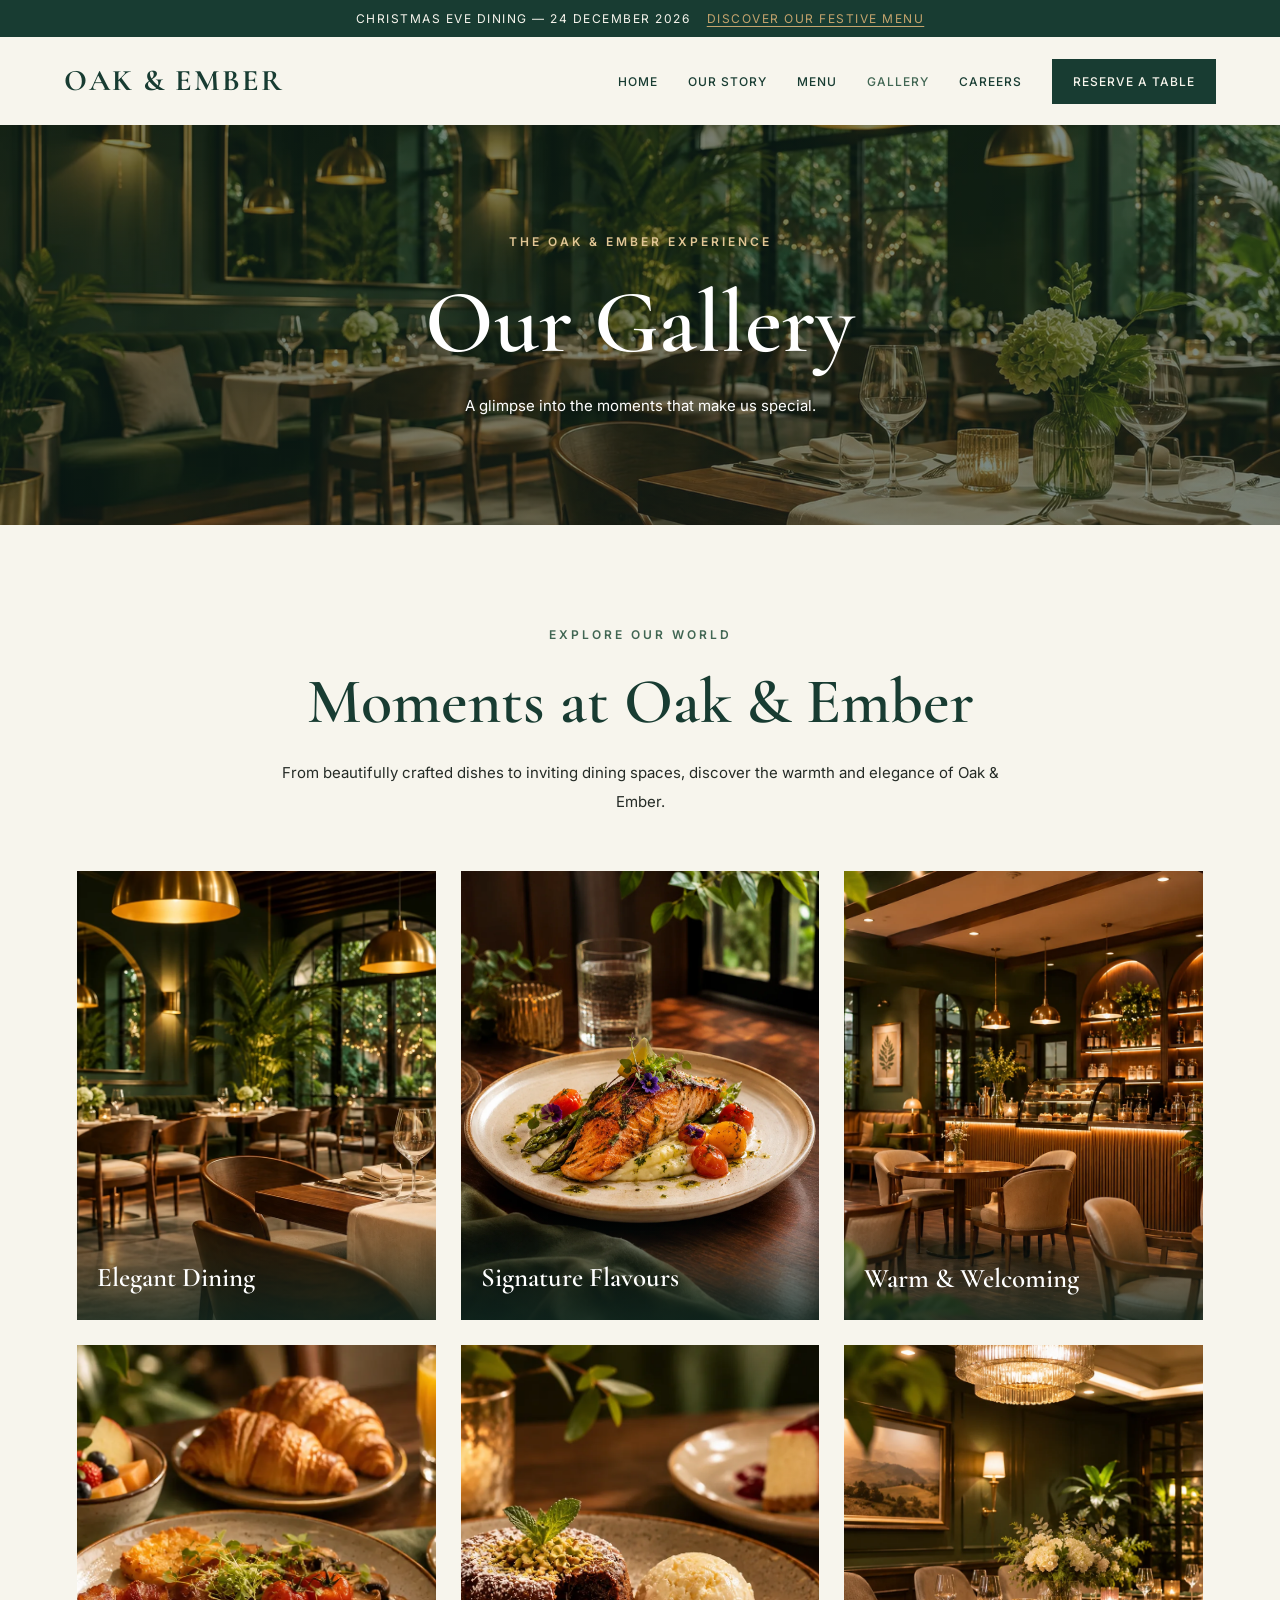
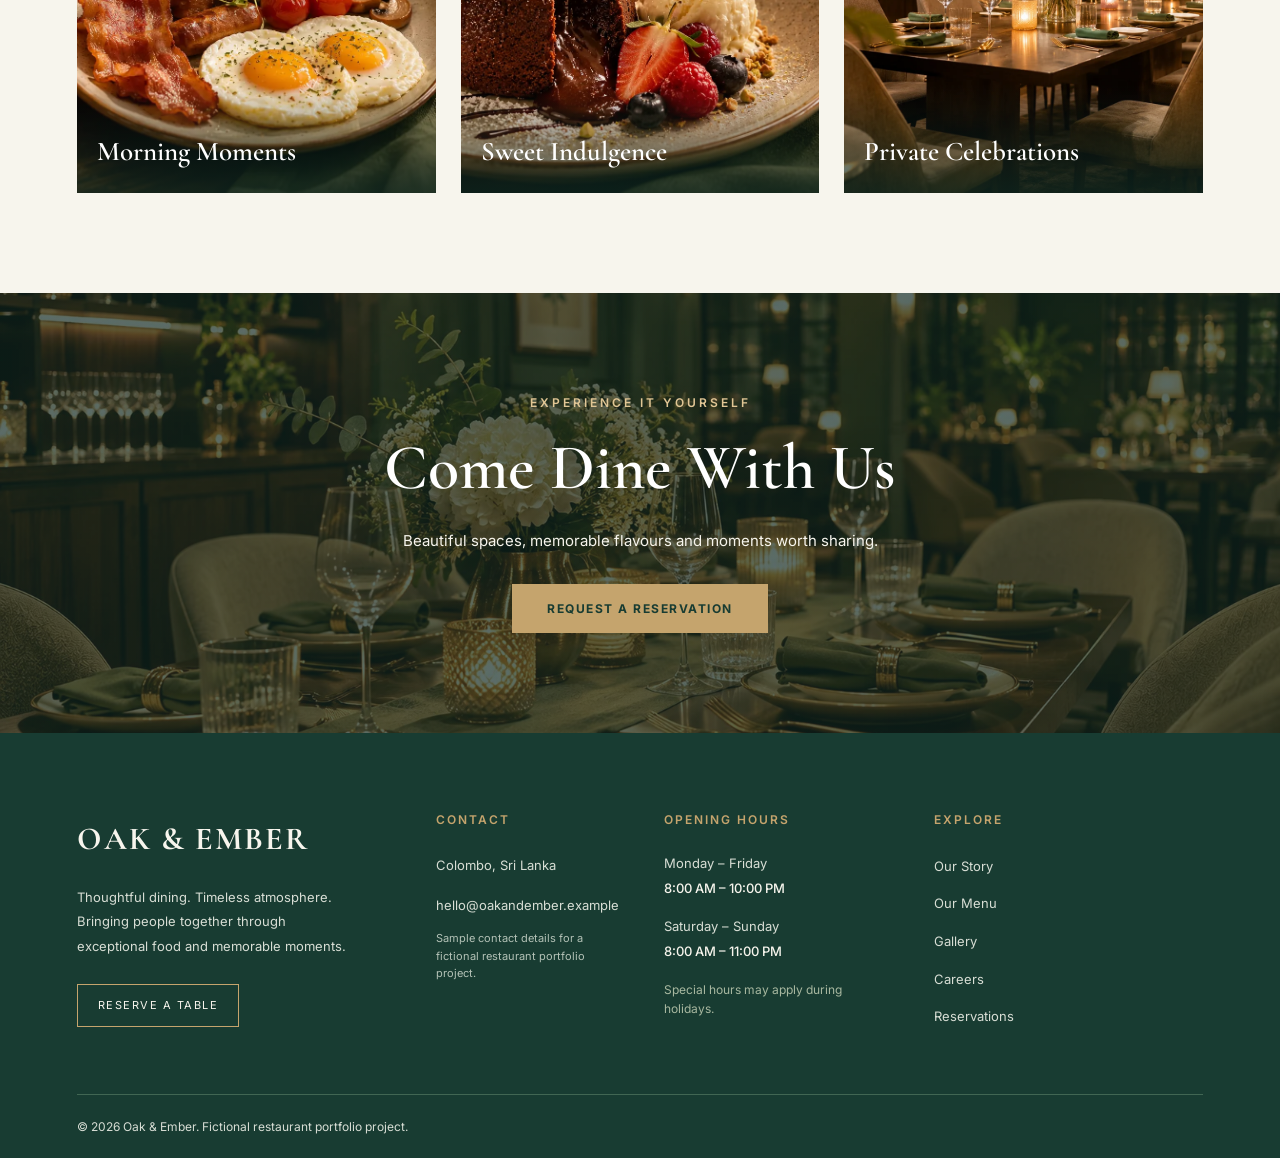
<file: gallery.html>
<!DOCTYPE html>
<html lang="en">

<head>
    <meta charset="UTF-8">
    <meta name="viewport" content="width=device-width, initial-scale=1.0">

    <title>Gallery | Restaurant & Café</title>
    <meta name="description"
        content="Discover Oak & Ember, a premium restaurant and café offering signature dishes, seasonal menus, and memorable dining experiences.">

    <!-- Google Fonts -->
    <link rel="preconnect" href="https://fonts.googleapis.com">
    <link rel="preconnect" href="https://fonts.gstatic.com" crossorigin>
    <link
        href="https://fonts.googleapis.com/css2?family=Cormorant+Garamond:wght@400;500;600;700&family=Inter:wght@400;500;600;700&display=swap"
        rel="stylesheet">
    <link rel="icon" type="assets/image/webp" href="assets/images/favicon-one.webp">

    <!-- CSS -->
    <link rel="stylesheet" href="css/style.css">
    <link rel="stylesheet" href="css/responsive.css">
</head>

<body>

    <!-- Announcement Bar -->
    <div class="announcement-bar">
        <p>
            Christmas Eve Dining — 24 December 2026
            <a href="index.html#christmas">Discover Our Festive Menu</a>
        </p>
    </div>

    <!-- Header -->
    <header class="site-header">
        <nav class="navbar" aria-label="Main navigation">

            <a href="index.html" class="logo">
                OAK & EMBER
            </a>

            <button class="menu-toggle" type="button" aria-label="Toggle navigation" aria-expanded="false"
                aria-controls="nav-links">
                <span></span>
                <span></span>
                <span></span>
            </button>

            <ul class="nav-links" id="nav-links">
                <li><a href="index.html">Home</a></li>
                <li><a href="about.html">Our Story</a></li>
                <li><a href="menu.html">Menu</a></li>
                <li><a href="gallery.html" aria-current="page">Gallery</a></li>
                <li><a href="careers.html">Careers</a></li>
                <li>
                    <a href="reservations.html" class="nav-reserve">
                        Reserve a Table
                    </a>
                </li>
            </ul>

        </nav>
    </header>


    <main>

        <!-- Gallery Hero -->
        <section class="gallery-hero">
            <div class="gallery-hero-content">
                <span>THE OAK & EMBER EXPERIENCE</span>
                <h1>Our Gallery</h1>
                <p>A glimpse into the moments that make us special.</p>
            </div>
        </section>

        <!-- Gallery Section -->
        <section class="gallery-section">

            <div class="gallery-heading">
                <span class="section-label">EXPLORE OUR WORLD</span>

                <h2>Moments at Oak & Ember</h2>

                <p>
                    From beautifully crafted dishes to inviting
                    dining spaces, discover the warmth and
                    elegance of Oak & Ember.
                </p>
            </div>

            <div class="gallery-grid">

                <!-- Image 1 -->
                <figure class="gallery-item">
                    <img src="assets/images/experience-1.webp" alt="Elegant restaurant dining space" loading="lazy">

                    <figcaption>Elegant Dining</figcaption>
                </figure>

                <!-- Image 2 -->
                <figure class="gallery-item">
                    <img src="assets/images/signature-1.webp" alt="Beautifully presented signature dish" loading="lazy">

                    <figcaption>Signature Flavours</figcaption>
                </figure>

                <!-- Image 3 -->
                <figure class="gallery-item">
                    <img src="assets/images/experience-3.webp" alt="Warm and welcoming restaurant atmosphere"
                        loading="lazy">

                    <figcaption>Warm &amp; Welcoming</figcaption>
                </figure>

                <!-- Image 4 -->
                <figure class="gallery-item">
                    <img src="assets/images/breakfast.webp" alt="Freshly prepared restaurant breakfast" loading="lazy">

                    <figcaption>Morning Moments</figcaption>
                </figure>

                <!-- Image 5 -->
                <figure class="gallery-item">
                    <img src="assets/images/dessert.webp" alt="Elegantly presented dessert" loading="lazy">

                    <figcaption>Sweet Indulgence</figcaption>
                </figure>

                <!-- Image 6 -->
                <figure class="gallery-item">
                    <img src="assets/images/experience-2.webp" alt="Private dining and celebration space"
                        loading="lazy">

                    <figcaption>Private Celebrations</figcaption>
                </figure>

            </div>

        </section>

        <!-- Reservation CTA -->
        <section class="gallery-cta">

            <div class="gallery-cta-content">
                <span>EXPERIENCE IT YOURSELF</span>

                <h2>Come Dine With Us</h2>

                <p>
                    Beautiful spaces, memorable flavours
                    and moments worth sharing.
                </p>

                <a href="reservations.html" class="gallery-cta-btn">
                    Request a Reservation
                </a>
            </div>

        </section>

    </main>



    <!-- Shared Footer -->
    <footer class="site-footer">

        <div class="footer-container">

            <!-- Brand -->
            <div class="footer-brand">

                <a href="index.html" class="footer-logo">
                    OAK & EMBER
                </a>

                <p>
                    Thoughtful dining. Timeless atmosphere.
                    Bringing people together through
                    exceptional food and memorable moments.
                </p>

                <a href="reservations.html" class="footer-reserve">
                    Reserve a Table
                </a>

            </div>

            <!-- Contact -->
            <div class="footer-contact">

                <h3>Contact</h3>

                <address>
                    <p>Colombo, Sri Lanka</p>
                </address>

                <p>
                    <a href="mailto:hello@oakandember.example">
                        hello@oakandember.example
                    </a>
                </p>

                <p class="footer-contact-note">
                    Sample contact details for a fictional
                    restaurant portfolio project.
                </p>

            </div>

            <!-- Opening Hours -->
            <div class="footer-hours">

                <h3>Opening Hours</h3>

                <div class="hours-row">
                    <span>Monday – Friday</span>
                    <span>8:00 AM – 10:00 PM</span>
                </div>

                <div class="hours-row">
                    <span>Saturday – Sunday</span>
                    <span>8:00 AM – 11:00 PM</span>
                </div>

                <p class="hours-note">
                    Special hours may apply during holidays.
                </p>

            </div>

            <!-- Quick Links -->
            <div class="footer-links">

                <h3>Explore</h3>

                <ul>
                    <li><a href="about.html">Our Story</a></li>
                    <li><a href="menu.html">Our Menu</a></li>
                    <li><a href="gallery.html">Gallery</a></li>
                    <li><a href="careers.html">Careers</a></li>
                    <li><a href="reservations.html">Reservations</a></li>
                </ul>

            </div>

        </div>

        <!-- Footer Bottom -->
        <div class="footer-bottom">
            <p>
                &copy; 2026 Oak & Ember.
                Fictional restaurant portfolio project.
            </p>
        </div>

    </footer>


    <!-- JavaScript -->
    <script src="js/main.js" defer></script>

</body>

</html>
</file>
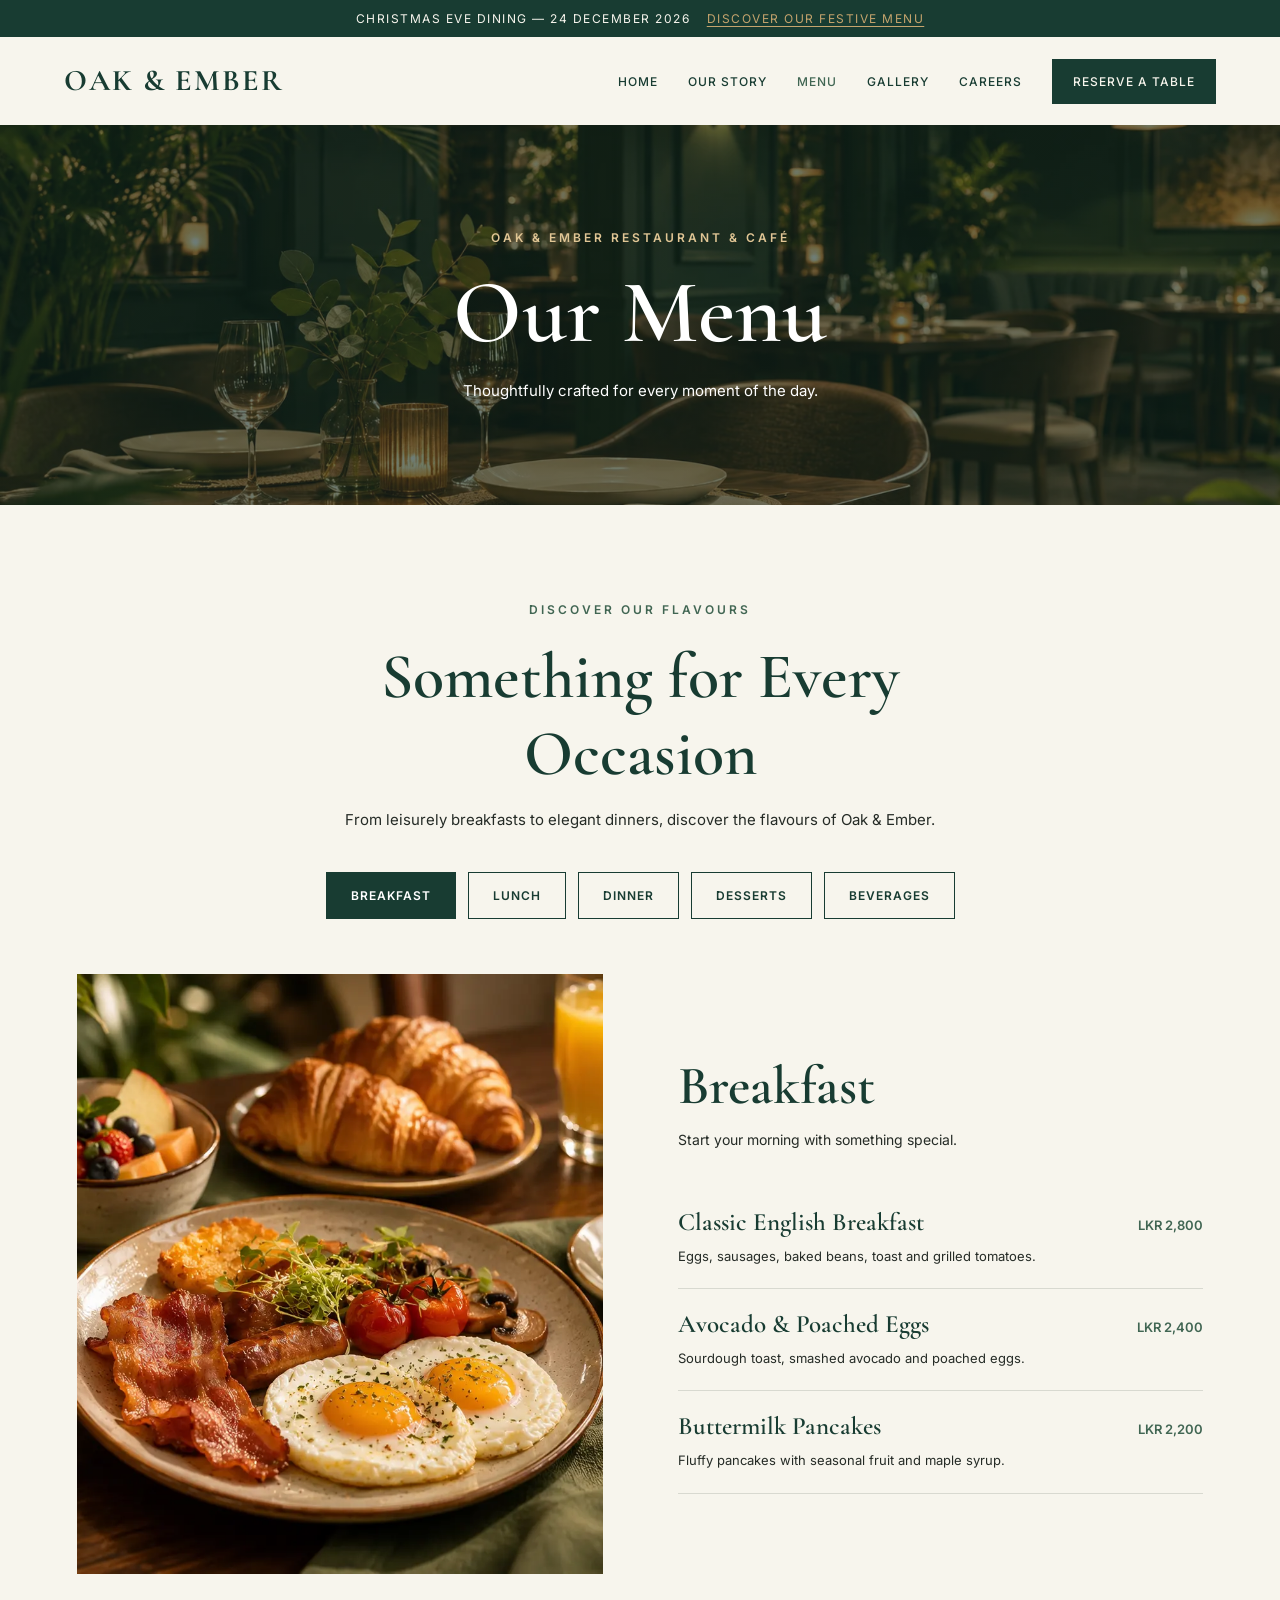
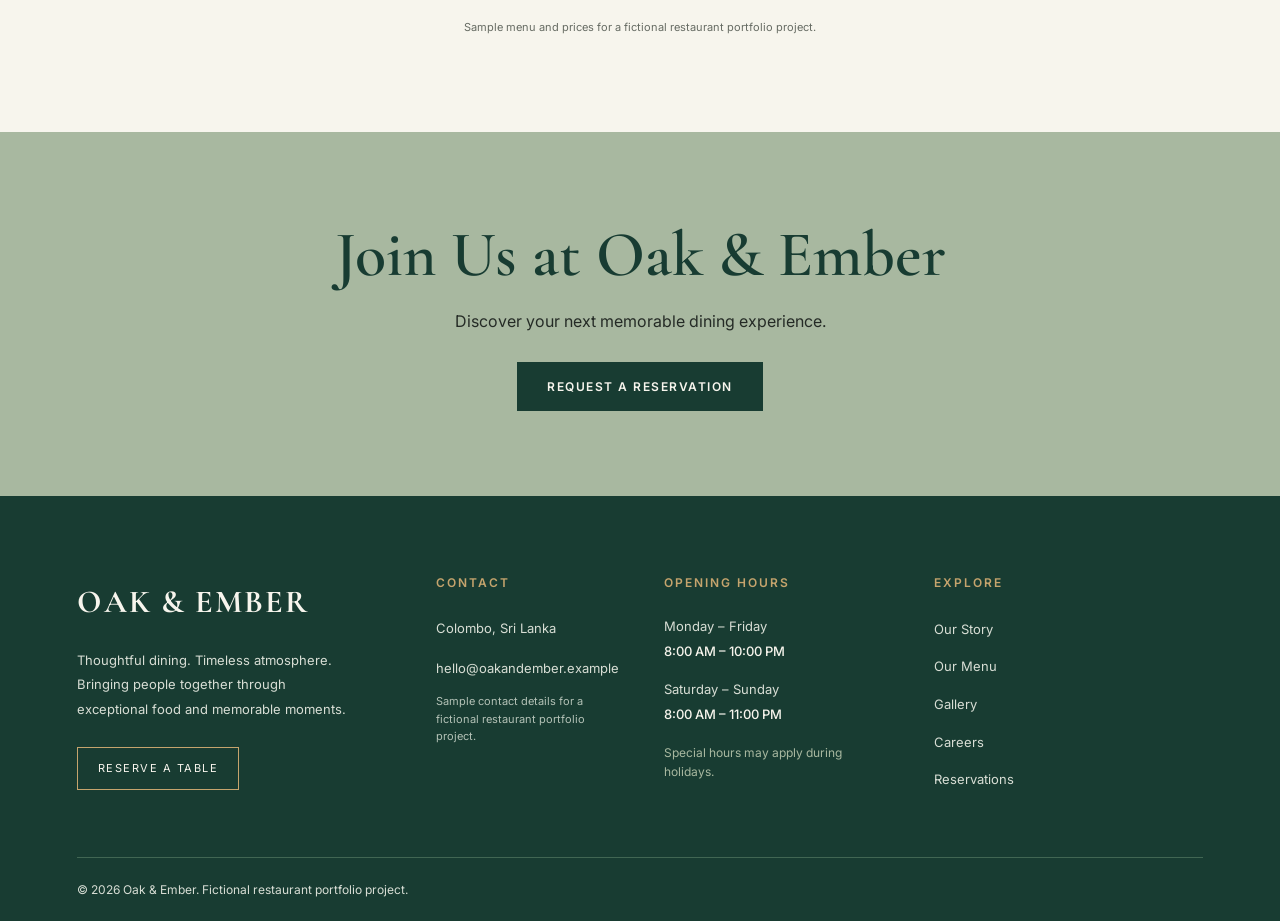
<file: menu.html>
<!DOCTYPE html>
<html lang="en">

<head>
    <meta charset="UTF-8">
    <meta name="viewport" content="width=device-width, initial-scale=1.0">

    <title>Menu | Restaurant & Café</title>
    <meta name="description"
        content="Discover Oak & Ember, a premium restaurant and café offering signature dishes, seasonal menus, and memorable dining experiences.">

    <!-- Google Fonts -->
    <link rel="preconnect" href="https://fonts.googleapis.com">
    <link rel="preconnect" href="https://fonts.gstatic.com" crossorigin>
    <link
        href="https://fonts.googleapis.com/css2?family=Cormorant+Garamond:wght@400;500;600;700&family=Inter:wght@400;500;600;700&display=swap"
        rel="stylesheet">
    <link rel="icon" type="assets/image/webp" href="assets/images/favicon-one.webp">

    <!-- CSS -->
    <link rel="stylesheet" href="css/style.css">
    <link rel="stylesheet" href="css/responsive.css">
</head>

<body>

    <!-- Announcement Bar -->
    <div class="announcement-bar">
        <p>
            Christmas Eve Dining — 24 December 2026
            <a href="index.html#christmas">Discover Our Festive Menu</a>
        </p>
    </div>

    <!-- Header -->
    <header class="site-header">
        <nav class="navbar" aria-label="Main navigation">

            <a href="index.html" class="logo">
                OAK & EMBER
            </a>

            <button class="menu-toggle" type="button" aria-label="Toggle navigation" aria-expanded="false"
                aria-controls="nav-links">
                <span></span>
                <span></span>
                <span></span>
            </button>

            <ul class="nav-links" id="nav-links">
                <li><a href="index.html">Home</a></li>
                <li><a href="about.html">Our Story</a></li>
                <li><a href="menu.html" aria-current="page">Menu</a></li>
                <li><a href="gallery.html">Gallery</a></li>
                <li><a href="careers.html">Careers</a></li>
                <li>
                    <a href="reservations.html" class="nav-reserve">
                        Reserve a Table
                    </a>
                </li>
            </ul>

        </nav>
    </header>

    <main>

        <!-- Menu Hero -->
        <section class="menu-hero">
            <span>OAK & EMBER RESTAURANT & CAFÉ</span>
            <h1>Our Menu</h1>
            <p>Thoughtfully crafted for every moment of the day.</p>
        </section>

        <!-- Menu Categories -->
        <section class="menu-section">

            <div class="menu-heading">
                <span class="section-label">DISCOVER OUR FLAVOURS</span>
                <h2>Something for Every Occasion</h2>
                <p>
                    From leisurely breakfasts to elegant dinners,
                    discover the flavours of Oak & Ember.
                </p>
            </div>

            <!-- Category Filters -->
            <div class="menu-filters" role="group" aria-label="Filter menu by category">

                <button class="menu-filter active" type="button" data-category="breakfast"
                    aria-pressed="true">Breakfast</button>

                <button class="menu-filter" type="button" data-category="lunch" aria-pressed="false">Lunch</button>

                <button class="menu-filter" type="button" data-category="dinner" aria-pressed="false">Dinner</button>

                <button class="menu-filter" type="button" data-category="dessert" aria-pressed="false">Desserts</button>

                <button class="menu-filter" type="button" data-category="beverage"
                    aria-pressed="false">Beverages</button>
            </div>

            <!-- Breakfast -->
            <div class="menu-category active" data-menu="breakfast">
                <div class="menu-category-image">
                    <img src="assets/images/breakfast.webp" alt="Breakfast selection at Oak and Ember">
                </div>

                <div class="menu-category-content">
                    <h3>Breakfast</h3>
                    <p class="menu-category-intro">
                        Start your morning with something special.
                    </p>

                    <div class="menu-item">
                        <div class="menu-item-heading">
                            <h4>Classic English Breakfast</h4>
                            <span>LKR 2,800</span>
                        </div>
                        <p>Eggs, sausages, baked beans, toast and grilled tomatoes.</p>
                    </div>

                    <div class="menu-item">
                        <div class="menu-item-heading">
                            <h4>Avocado & Poached Eggs</h4>
                            <span>LKR 2,400</span>
                        </div>
                        <p>Sourdough toast, smashed avocado and poached eggs.</p>
                    </div>

                    <div class="menu-item">
                        <div class="menu-item-heading">
                            <h4>Buttermilk Pancakes</h4>
                            <span>LKR 2,200</span>
                        </div>
                        <p>Fluffy pancakes with seasonal fruit and maple syrup.</p>
                    </div>
                </div>
            </div>

            <!-- Lunch -->
            <div class="menu-category" data-menu="lunch" hidden>
                <div class="menu-category-image">
                    <img src="assets/images/lunch.webp" alt="Lunch selection at Oak and Ember" loading="lazy">
                </div>

                <div class="menu-category-content">
                    <h3>Lunch</h3>
                    <p class="menu-category-intro">
                        Fresh flavours for a leisurely afternoon.
                    </p>

                    <div class="menu-item">
                        <div class="menu-item-heading">
                            <h4>Grilled Chicken Sandwich</h4>
                            <span>LKR 2,900</span>
                        </div>
                        <p>Grilled chicken, lettuce and herb mayonnaise on toasted bread.</p>
                    </div>

                    <div class="menu-item">
                        <div class="menu-item-heading">
                            <h4>Creamy Mushroom Risotto</h4>
                            <span>LKR 3,200</span>
                        </div>
                        <p>Arborio rice with wild mushrooms and parmesan.</p>
                    </div>

                    <div class="menu-item">
                        <div class="menu-item-heading">
                            <h4>Garden Fresh Salad</h4>
                            <span>LKR 2,100</span>
                        </div>
                        <p>Seasonal greens, cherry tomatoes and house dressing.</p>
                    </div>
                </div>
            </div>

            <!-- Dinner -->
            <div class="menu-category" data-menu="dinner" hidden>
                <div class="menu-category-image">
                    <img src="assets/images/dinner.webp" alt="Dinner selection at Oak and Ember" loading="lazy">
                </div>

                <div class="menu-category-content">
                    <h3>Dinner</h3>
                    <p class="menu-category-intro">
                        An elegant ending to your day.
                    </p>

                    <div class="menu-item">
                        <div class="menu-item-heading">
                            <h4>Herb-Crusted Salmon</h4>
                            <span>LKR 4,800</span>
                        </div>
                        <p>Fresh salmon, seasonal vegetables and lemon butter sauce.</p>
                    </div>

                    <div class="menu-item">
                        <div class="menu-item-heading">
                            <h4>Grilled Beef Tenderloin</h4>
                            <span>LKR 6,200</span>
                        </div>
                        <p>Tender beef with creamy mashed potatoes and rosemary jus.</p>
                    </div>

                    <div class="menu-item">
                        <div class="menu-item-heading">
                            <h4>Truffle Mushroom Pasta</h4>
                            <span>LKR 3,600</span>
                        </div>
                        <p>Handmade pasta with mushrooms and truffle cream sauce.</p>
                    </div>
                </div>
            </div>

            <!-- Desserts -->
            <div class="menu-category" data-menu="dessert" hidden>
                <div class="menu-category-image">
                    <img src="assets/images/dessert.webp" alt="Dessert selection at Oak and Ember" loading="lazy">
                </div>

                <div class="menu-category-content">
                    <h3>Desserts</h3>
                    <p class="menu-category-intro">
                        A sweet finish to every meal.
                    </p>

                    <div class="menu-item">
                        <div class="menu-item-heading">
                            <h4>Chocolate Lava Cake</h4>
                            <span>LKR 1,800</span>
                        </div>
                        <p>Warm chocolate cake with a molten centre and vanilla ice cream.</p>
                    </div>

                    <div class="menu-item">
                        <div class="menu-item-heading">
                            <h4>Classic Tiramisu</h4>
                            <span>LKR 1,650</span>
                        </div>
                        <p>Espresso-soaked sponge with mascarpone cream.</p>
                    </div>

                    <div class="menu-item">
                        <div class="menu-item-heading">
                            <h4>Vanilla Panna Cotta</h4>
                            <span>LKR 1,500</span>
                        </div>
                        <p>Silky vanilla cream with seasonal berry compote.</p>
                    </div>
                </div>
            </div>

            <!-- Beverages -->
            <div class="menu-category" data-menu="beverage" hidden>
                <div class="menu-category-image">
                    <img src="assets/images/beverage.webp" alt="Beverage selection at Oak and Ember" loading="lazy">
                </div>

                <div class="menu-category-content">
                    <h3>Beverages</h3>
                    <p class="menu-category-intro">
                        Crafted to refresh and delight.
                    </p>

                    <div class="menu-item">
                        <div class="menu-item-heading">
                            <h4>Cappuccino</h4>
                            <span>LKR 950</span>
                        </div>
                        <p>Rich espresso topped with velvety steamed milk.</p>
                    </div>

                    <div class="menu-item">
                        <div class="menu-item-heading">
                            <h4>Iced Matcha Latte</h4>
                            <span>LKR 1,200</span>
                        </div>
                        <p>Premium matcha blended with chilled milk.</p>
                    </div>

                    <div class="menu-item">
                        <div class="menu-item-heading">
                            <h4>Fresh Tropical Juice</h4>
                            <span>LKR 1,100</span>
                        </div>
                        <p>Refreshing seasonal tropical fruit blend.</p>
                    </div>
                </div>
            </div>

            <p class="menu-disclaimer">
                Sample menu and prices for a fictional restaurant portfolio project.
            </p>

        </section>

        <!-- Reservation CTA -->
        <section class="menu-reservation">
            <h2>Join Us at Oak & Ember</h2>
            <p>Discover your next memorable dining experience.</p>
            <a href="reservations.html" class="menu-reservation-btn">
                Request a Reservation
            </a>
        </section>

    </main>


    <!-- Shared Footer -->
    <footer class="site-footer">

        <div class="footer-container">

            <!-- Brand -->
            <div class="footer-brand">

                <a href="index.html" class="footer-logo">
                    OAK & EMBER
                </a>

                <p>
                    Thoughtful dining. Timeless atmosphere.
                    Bringing people together through
                    exceptional food and memorable moments.
                </p>

                <a href="reservations.html" class="footer-reserve">
                    Reserve a Table
                </a>

            </div>

            <!-- Contact -->
            <div class="footer-contact">

                <h3>Contact</h3>

                <address>
                    <p>Colombo, Sri Lanka</p>
                </address>

                <p>
                    <a href="mailto:hello@oakandember.example">
                        hello@oakandember.example
                    </a>
                </p>

                <p class="footer-contact-note">
                    Sample contact details for a fictional
                    restaurant portfolio project.
                </p>

            </div>

            <!-- Opening Hours -->
            <div class="footer-hours">

                <h3>Opening Hours</h3>

                <div class="hours-row">
                    <span>Monday – Friday</span>
                    <span>8:00 AM – 10:00 PM</span>
                </div>

                <div class="hours-row">
                    <span>Saturday – Sunday</span>
                    <span>8:00 AM – 11:00 PM</span>
                </div>

                <p class="hours-note">
                    Special hours may apply during holidays.
                </p>

            </div>

            <!-- Quick Links -->
            <div class="footer-links">

                <h3>Explore</h3>

                <ul>
                    <li><a href="about.html">Our Story</a></li>
                    <li><a href="menu.html">Our Menu</a></li>
                    <li><a href="gallery.html">Gallery</a></li>
                    <li><a href="careers.html">Careers</a></li>
                    <li><a href="reservations.html">Reservations</a></li>
                </ul>

            </div>

        </div>

        <!-- Footer Bottom -->
        <div class="footer-bottom">
            <p>
                &copy; 2026 Oak & Ember.
                Fictional restaurant portfolio project.
            </p>
        </div>

    </footer>

    <!-- JavaScript -->
    <script src="js/main.js" defer></script>

</body>

</html>
</file>
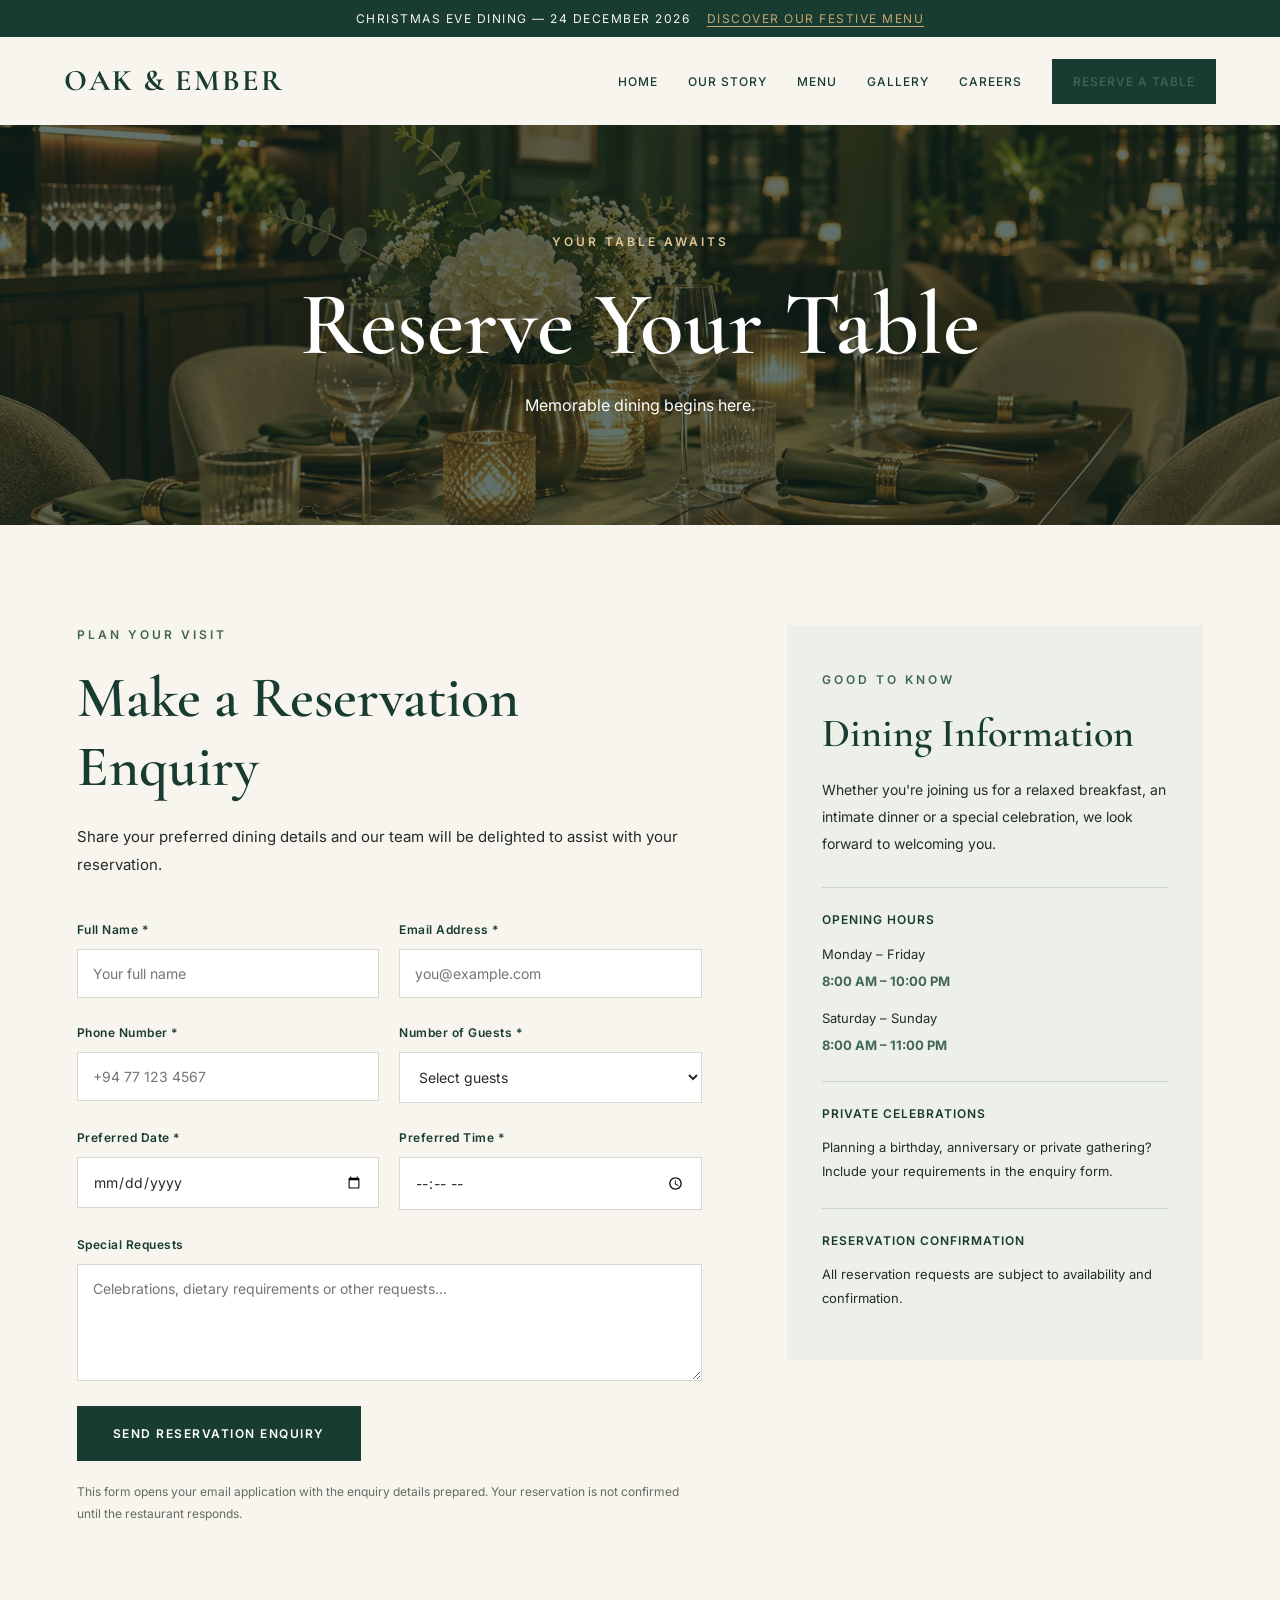
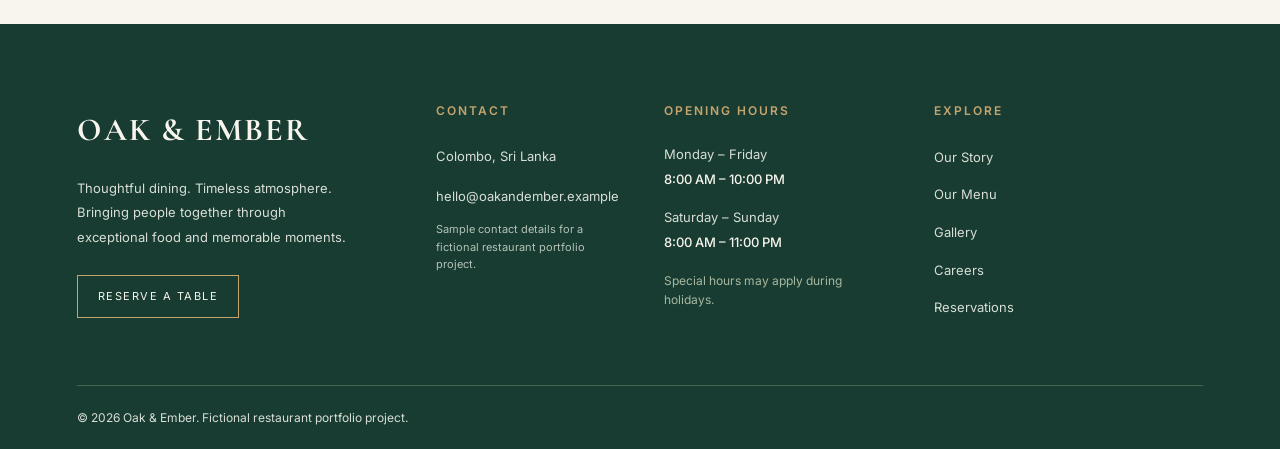
<file: reservations.html>
<!DOCTYPE html>
<html lang="en">

<head>
    <meta charset="UTF-8">
    <meta name="viewport" content="width=device-width, initial-scale=1.0">

    <title>Reservations | Restaurant & Café</title>
    <meta name="description"
        content="Discover Oak & Ember, a premium restaurant and café offering signature dishes, seasonal menus, and memorable dining experiences.">

    <!-- Google Fonts -->
    <link rel="preconnect" href="https://fonts.googleapis.com">
    <link rel="preconnect" href="https://fonts.gstatic.com" crossorigin>
    <link
        href="https://fonts.googleapis.com/css2?family=Cormorant+Garamond:wght@400;500;600;700&family=Inter:wght@400;500;600;700&display=swap"
        rel="stylesheet">
    <link rel="icon" type="assets/image/webp" href="assets/images/favicon-one.webp">

    <!-- CSS -->
    <link rel="stylesheet" href="css/style.css">
    <link rel="stylesheet" href="css/responsive.css">
</head>

<body>

    <!-- Announcement Bar -->
    <div class="announcement-bar">
        <p>
            Christmas Eve Dining — 24 December 2026
            <a href="#christmas">Discover Our Festive Menu</a>
        </p>
    </div>

    <!-- Header -->
    <header class="site-header">
        <nav class="navbar" aria-label="Main navigation">

            <a href="index.html" class="logo">
                OAK & EMBER
            </a>

            <button class="menu-toggle" type="button" aria-label="Toggle navigation" aria-expanded="false"
                aria-controls="nav-links">
                <span></span>
                <span></span>
                <span></span>
            </button>

            <ul class="nav-links" id="nav-links">
                <li><a href="index.html">Home</a></li>
                <li><a href="about.html">Our Story</a></li>
                <li><a href="menu.html">Menu</a></li>
                <li><a href="gallery.html">Gallery</a></li>
                <li><a href="careers.html">Careers</a></li>
                <li>
                    <a href="reservations.html" class="nav-reserve" aria-current="page">
                        Reserve a Table
                    </a>
                </li>
            </ul>

        </nav>
    </header>


    <main>

        <!-- Reservation Hero -->
        <section class="reservations-hero">
            <div class="reservations-hero-content">
                <span>YOUR TABLE AWAITS</span>
                <h1>Reserve Your Table</h1>
                <p>
                    Memorable dining begins here.
                </p>
            </div>
        </section>

        <!-- Reservation Section -->
        <section class="reservations-section">

            <div class="reservations-container">

                <!-- Form -->
                <div class="reservations-form-area">

                    <span class="section-label">
                        PLAN YOUR VISIT
                    </span>

                    <h2>Make a Reservation Enquiry</h2>

                    <p class="reservations-intro">
                        Share your preferred dining details
                        and our team will be delighted to
                        assist with your reservation.
                    </p>

                    <form id="reservation-form">

                        <div class="reservation-form-row">

                            <div class="reservation-field">
                                <label for="guest-name">
                                    Full Name *
                                </label>
                                <input type="text" id="guest-name" name="guest-name" required autocomplete="name"
                                    placeholder="Your full name">
                            </div>

                            <div class="reservation-field">
                                <label for="guest-email">
                                    Email Address *
                                </label>
                                <input type="email" id="guest-email" name="guest-email" required autocomplete="email"
                                    placeholder="you@example.com">
                            </div>

                        </div>

                        <div class="reservation-form-row">

                            <div class="reservation-field">
                                <label for="guest-phone">
                                    Phone Number *
                                </label>
                                <input type="tel" id="guest-phone" name="guest-phone" required autocomplete="tel"
                                    placeholder="+94 77 123 4567">
                            </div>

                            <div class="reservation-field">
                                <label for="guest-count">
                                    Number of Guests *
                                </label>
                                <select id="guest-count" name="guest-count" required>

                                    <option value="">
                                        Select guests
                                    </option>
                                    <option value="1">1 Guest</option>
                                    <option value="2">2 Guests</option>
                                    <option value="3">3 Guests</option>
                                    <option value="4">4 Guests</option>
                                    <option value="5">5 Guests</option>
                                    <option value="6">6 Guests</option>
                                    <option value="7">7 Guests</option>
                                    <option value="8">8 Guests</option>
                                    <option value="9+">9+ Guests</option>
                                </select>
                            </div>

                        </div>

                        <div class="reservation-form-row">

                            <div class="reservation-field">
                                <label for="reservation-date">
                                    Preferred Date *
                                </label>
                                <input type="date" id="reservation-date" name="reservation-date" required>
                            </div>

                            <div class="reservation-field">
                                <label for="reservation-time">
                                    Preferred Time *
                                </label>
                                <input type="time" id="reservation-time" name="reservation-time" required>
                            </div>

                        </div>

                        <div class="reservation-field">
                            <label for="reservation-requests">
                                Special Requests
                            </label>

                            <textarea id="reservation-requests" name="reservation-requests" rows="5"
                                placeholder="Celebrations, dietary requirements or other requests..."></textarea>
                        </div>

                        <button type="submit" class="reservation-submit">
                            Send Reservation Enquiry
                        </button>

                        <p class="reservation-form-note">
                            This form opens your email application
                            with the enquiry details prepared.
                            Your reservation is not confirmed
                            until the restaurant responds.
                        </p>

                    </form>

                </div>

                <!-- Reservation Information -->
                <aside class="reservations-info">

                    <span class="section-label">
                        GOOD TO KNOW
                    </span>

                    <h3>Dining Information</h3>

                    <p>
                        Whether you're joining us for a
                        relaxed breakfast, an intimate
                        dinner or a special celebration,
                        we look forward to welcoming you.
                    </p>

                    <div class="reservation-info-block">
                        <h4>Opening Hours</h4>

                        <p>Monday – Friday</p>
                        <strong>8:00 AM – 10:00 PM</strong>

                        <p>Saturday – Sunday</p>
                        <strong>8:00 AM – 11:00 PM</strong>
                    </div>

                    <div class="reservation-info-block">
                        <h4>Private Celebrations</h4>

                        <p>
                            Planning a birthday, anniversary
                            or private gathering? Include
                            your requirements in the
                            enquiry form.
                        </p>
                    </div>

                    <div class="reservation-info-block">
                        <h4>Reservation Confirmation</h4>

                        <p>
                            All reservation requests are
                            subject to availability and
                            confirmation.
                        </p>
                    </div>

                </aside>

            </div>

        </section>

    </main>




    <!-- Shared Footer -->
    <footer class="site-footer">

        <div class="footer-container">

            <!-- Brand -->
            <div class="footer-brand">

                <a href="index.html" class="footer-logo">
                    OAK & EMBER
                </a>

                <p>
                    Thoughtful dining. Timeless atmosphere.
                    Bringing people together through
                    exceptional food and memorable moments.
                </p>

                <a href="reservations.html" class="footer-reserve">
                    Reserve a Table
                </a>

            </div>

            <!-- Contact -->
            <div class="footer-contact">

                <h3>Contact</h3>

                <address>
                    <p>Colombo, Sri Lanka</p>
                </address>

                <p>
                    <a href="mailto:hello@oakandember.example">
                        hello@oakandember.example
                    </a>
                </p>

                <p class="footer-contact-note">
                    Sample contact details for a fictional
                    restaurant portfolio project.
                </p>

            </div>

            <!-- Opening Hours -->
            <div class="footer-hours">

                <h3>Opening Hours</h3>

                <div class="hours-row">
                    <span>Monday – Friday</span>
                    <span>8:00 AM – 10:00 PM</span>
                </div>

                <div class="hours-row">
                    <span>Saturday – Sunday</span>
                    <span>8:00 AM – 11:00 PM</span>
                </div>

                <p class="hours-note">
                    Special hours may apply during holidays.
                </p>

            </div>

            <!-- Quick Links -->
            <div class="footer-links">

                <h3>Explore</h3>

                <ul>
                    <li><a href="about.html">Our Story</a></li>
                    <li><a href="menu.html">Our Menu</a></li>
                    <li><a href="gallery.html">Gallery</a></li>
                    <li><a href="careers.html">Careers</a></li>
                    <li><a href="reservations.html">Reservations</a></li>
                </ul>

            </div>

        </div>

        <!-- Footer Bottom -->
        <div class="footer-bottom">
            <p>
                &copy; 2026 Oak & Ember.
                Fictional restaurant portfolio project.
            </p>
        </div>

    </footer>

    <!-- JavaScript -->
    <script src="js/main.js" defer></script>

</body>

</html>
</file>
<file: css/style.css>
/* ========================================
   OAK & EMBER - GLOBAL STYLES
======================================== */

:root {
    --forest-green: #183C32;
    --moss-green: #416653;
    --sage-green: #A8B8A0;
    --ivory: #F7F5ED;
    --muted-gold: #C5A46D;
    --charcoal: #252B26;
    --white: #FFFFFF;

    --heading-font: 'Cormorant Garamond', serif;
    --body-font: 'Inter', sans-serif;
}

/* CSS Reset */
* {
    margin: 0;
    padding: 0;
    box-sizing: border-box;
}

html {
    scroll-behavior: smooth;
}

body {
    font-family: var(--body-font);
    background-color: var(--ivory);
    color: var(--charcoal);
    line-height: 1.6;
}

a {
    text-decoration: none;
    color: inherit;
}

ul {
    list-style: none;
}

img {
    display: block;
    max-width: 100%;
}

button {
    font: inherit;
    cursor: pointer;
}

/* Typography */
h1,
h2,
h3,
h4 {
    font-family: var(--heading-font);
    font-weight: 600;
    line-height: 1.2;
}

/* ========================================
   ANNOUNCEMENT BAR
======================================== */

.announcement-bar {
    background-color: var(--forest-green);
    color: var(--ivory);
    text-align: center;
    padding: 9px 20px;
}

.announcement-bar p {
    font-size: 12px;
    letter-spacing: 1.5px;
    text-transform: uppercase;
}

/* ========================================
   NAVIGATION
======================================== */

.site-header {
    background-color: var(--ivory);
    width: 100%;
    position: relative;
    z-index: 100;
}

.navbar {
    max-width: 1440px;
    margin: 0 auto;
    padding: 20px 5%;

    display: flex;
    align-items: center;
    justify-content: space-between;
    gap: 30px;
}

/* Brand Logo */
.logo {
    font-family: var(--heading-font);
    font-size: 30px;
    font-weight: 700;
    letter-spacing: 2px;
    color: var(--forest-green);
    white-space: nowrap;
}

/* Navigation Links */
.nav-links {
    display: flex;
    align-items: center;
    gap: 30px;
}

.nav-links a {
    font-size: 12px;
    font-weight: 500;
    letter-spacing: 1px;
    text-transform: uppercase;
    color: var(--forest-green);
    transition: color 0.3s ease;
}

.nav-links a:hover {
    color: var(--moss-green);
}

.nav-links a[aria-current="page"] {
    color: var(--moss-green);
}

/* Reserve a Table Button */
.nav-links .nav-reserve {
    display: inline-block;
    padding: 12px 20px;
    background-color: var(--forest-green);
    color: var(--ivory);
    border: 1px solid var(--forest-green);
    transition: background-color 0.3s ease,
        color 0.3s ease;
}

.nav-links .nav-reserve:hover {
    background-color: transparent;
    color: var(--forest-green);
}

/* Mobile Menu Toggle - Hidden on Desktop */
.menu-toggle {
    display: none;
    background: transparent;
    border: none;
    padding: 8px;
}

.menu-toggle span {
    display: block;
    width: 25px;
    height: 2px;
    margin: 5px 0;
    background-color: var(--forest-green);
}

/* ========================================
   HERO CAROUSEL
======================================== */

.hero {
    position: relative;
    width: 100%;
    height: 650px;
    overflow: hidden;
    background-color: var(--forest-green);
}

.hero-slide {
    position: absolute;
    inset: 0;
    opacity: 0;
    visibility: hidden;
    transition: opacity 0.8s ease, visibility 0.8s ease;
}

.hero-slide.active {
    opacity: 1;
    visibility: visible;
    z-index: 1;
}

.hero-slide img {
    width: 100%;
    height: 100%;
    object-fit: cover;
}

/* Dark overlay for text readability */
.hero-slide::after {
    content: "";
    position: absolute;
    inset: 0;
    background: rgba(0, 0, 0, 0.35);
}

.hero-content {
    position: absolute;
    top: 50%;
    left: 50%;
    transform: translate(-50%, -50%);
    z-index: 2;
    width: 90%;
    max-width: 900px;
    text-align: center;
    color: var(--white);
}

.hero-subtitle {
    font-size: 12px;
    letter-spacing: 4px;
    margin-bottom: 18px;
}

.hero-content h1,
.hero-content h2 {
    font-family: var(--heading-font);
    font-size: clamp(48px, 6vw, 90px);
    font-weight: 500;
    line-height: 1.05;
    margin-bottom: 30px;
}

.hero-btn {
    display: inline-block;
    padding: 14px 32px;
    border: 1px solid var(--white);
    color: var(--white);
    font-size: 12px;
    letter-spacing: 2px;
    text-transform: uppercase;
    transition: 0.3s ease;
}

.hero-btn:hover {
    background-color: var(--white);
    color: var(--forest-green);
}

/* Carousel Arrows */
.carousel-arrow {
    position: absolute;
    top: 50%;
    transform: translateY(-50%);
    z-index: 5;
    background: transparent;
    border: none;
    color: var(--white);
    font-size: 30px;
    padding: 15px;
}

.carousel-arrow.prev {
    left: 25px;
}

.carousel-arrow.next {
    right: 25px;
}

/* Carousel Dots */
.carousel-dots {
    position: absolute;
    bottom: 30px;
    left: 50%;
    transform: translateX(-50%);
    z-index: 5;
    display: flex;
    gap: 12px;
}

.dot {
    width: 9px;
    height: 9px;
    border-radius: 50%;
    border: 1px solid var(--white);
    background: transparent;
}

.dot.active {
    background: var(--white);
}

@media (prefers-reduced-motion: reduce) {
    .hero-slide {
        transition: none;
    }
}


/* ========================================
   WELCOME SECTION
======================================== */

.welcome {
    background-color: var(--ivory);
    padding: 110px 6%;
}

.welcome-container {
    max-width: 1250px;
    margin: 0 auto;

    display: grid;
    grid-template-columns: 1fr 1fr;
    align-items: center;
    gap: 90px;
}

.welcome-text {
    max-width: 540px;
}

.section-label {
    display: block;
    font-size: 12px;
    font-weight: 600;
    letter-spacing: 3px;
    color: var(--moss-green);
    margin-bottom: 20px;
}

.welcome-text h2 {
    font-size: clamp(44px, 5vw, 72px);
    color: var(--forest-green);
    margin-bottom: 28px;
}

.welcome-text p {
    font-size: 15px;
    line-height: 1.9;
    color: var(--charcoal);
    margin-bottom: 20px;
}

.welcome-btn {
    display: inline-block;
    margin-top: 18px;
    padding: 15px 30px;
    background-color: var(--forest-green);
    color: var(--ivory);
    border: 1px solid var(--forest-green);
    font-size: 12px;
    font-weight: 500;
    letter-spacing: 1.5px;
    text-transform: uppercase;
    transition: 0.3s ease;
}

.welcome-btn:hover {
    background-color: transparent;
    color: var(--forest-green);
}

.welcome-image {
    width: 100%;
    overflow: hidden;
}

.welcome-image img {
    width: 100%;
    height: 580px;
    object-fit: cover;
    transition: transform 0.6s ease;
}

.welcome-image:hover img {
    transform: scale(1.04);
}

/* ========================================
   SIGNATURE DISHES
======================================== */

.signature-dishes {
    background-color: #EDF0E9;
    padding: 100px 6%;
}

.signature-container {
    max-width: 1250px;
    margin: 0 auto;
}

/* Section Heading */
.signature-heading {
    text-align: center;
    max-width: 700px;
    margin: 0 auto 55px;
}

.signature-heading h2 {
    font-size: clamp(42px, 5vw, 64px);
    color: var(--forest-green);
    margin-bottom: 20px;
}

.signature-heading p {
    font-size: 15px;
    line-height: 1.9;
    color: var(--charcoal);
}

/* Dish Grid */
.signature-grid {
    display: grid;
    grid-template-columns: repeat(3, minmax(0, 1fr));
    gap: 30px;
}

/* Dish Card */
.signature-card {
    text-align: center;
}

.signature-image {
    width: 100%;
    aspect-ratio: 4 / 5;
    overflow: hidden;
    background-color: var(--sage-green);
}

.signature-image img {
    width: 100%;
    height: 100%;
    object-fit: cover;
    transition: transform 0.6s ease;
}

.signature-card:hover .signature-image img {
    transform: scale(1.05);
}

/* Dish Information */
.signature-info {
    padding: 25px 12px;
}

.signature-info h3 {
    font-size: 30px;
    color: var(--forest-green);
    margin-bottom: 12px;
}

.signature-info p {
    font-size: 14px;
    line-height: 1.8;
    margin-bottom: 15px;
}

.signature-price {
    display: block;
    color: var(--moss-green);
    font-size: 14px;
    font-weight: 600;
    letter-spacing: 1px;
}

/* View Menu Button */
.signature-footer {
    text-align: center;
    margin-top: 40px;
}

.signature-btn {
    display: inline-block;
    padding: 15px 35px;
    background-color: var(--forest-green);
    color: var(--ivory);
    border: 1px solid var(--forest-green);
    font-size: 12px;
    font-weight: 500;
    letter-spacing: 1.5px;
    text-transform: uppercase;
    transition: 0.3s ease;
}

.signature-btn:hover {
    background-color: transparent;
    color: var(--forest-green);
}


/* ========================================
   CHRISTMAS SEASONAL SPECIALS
======================================== */

.seasonal-specials {
    background-color: var(--ivory);
    padding: 100px 6%;
}

/* Heading */
.seasonal-heading {
    max-width: 750px;
    margin: 0 auto 50px;
    text-align: center;
}

.seasonal-heading h2 {
    font-size: clamp(44px, 5vw, 68px);
    color: var(--forest-green);
    margin-bottom: 18px;
}

.seasonal-heading p {
    font-size: 15px;
    line-height: 1.9;
}

/* Christmas Banner */
.christmas-banner {
    position: relative;
    max-width: 1400px;
    height: 480px;
    margin: 0 auto 80px;
    overflow: hidden;
    background-color: var(--forest-green);
}

.christmas-banner img {
    width: 100%;
    height: 100%;
    object-fit: cover;
}

.christmas-banner::after {
    content: "";
    position: absolute;
    inset: 0;
    background: rgba(0, 0, 0, 0.42);
}

.christmas-banner-content {
    position: absolute;
    top: 50%;
    left: 50%;
    transform: translate(-50%, -50%);
    z-index: 1;
    width: 90%;
    max-width: 850px;
    text-align: center;
    color: var(--white);
}

.christmas-banner-content span {
    display: block;
    font-size: 12px;
    letter-spacing: 3px;
    color: #E6CCA0;
    margin-bottom: 18px;
}

.christmas-banner-content h3 {
    font-size: clamp(42px, 5vw, 72px);
    font-weight: 500;
    margin-bottom: 18px;
}

.christmas-banner-content p {
    font-size: 16px;
    line-height: 1.8;
}

/* Christmas Offer Layout */
.christmas-offer {
    max-width: 1200px;
    margin: 0 auto;
    display: grid;
    grid-template-columns: 1fr 1fr;
    align-items: center;
    gap: 85px;
}

.christmas-offer-image {
    width: 100%;
    overflow: hidden;
}

.christmas-offer-image img {
    width: 100%;
    height: 680px;
    object-fit: cover;
    transition: transform 0.6s ease;
}

.christmas-offer-image:hover img {
    transform: scale(1.04);
}

/* Offer Content */
.christmas-offer-content h3 {
    font-size: clamp(40px, 4vw, 58px);
    color: var(--forest-green);
    margin-bottom: 24px;
}

.christmas-offer-content>p {
    font-size: 14px;
    line-height: 1.9;
    margin-bottom: 24px;
}

/* Menu Preview */
.christmas-menu-preview {
    border-top: 1px solid #D8D9D0;
    border-bottom: 1px solid #D8D9D0;
    padding: 20px 0;
    margin: 25px 0;
}

.christmas-menu-preview p {
    font-size: 14px;
    line-height: 1.8;
    margin-bottom: 14px;
}

.christmas-menu-preview p:last-child {
    margin-bottom: 0;
}

.christmas-menu-preview strong {
    display: block;
    font-size: 11px;
    letter-spacing: 1.5px;
    text-transform: uppercase;
    color: var(--moss-green);
}

/* Price */
.christmas-price {
    display: flex;
    flex-direction: column;
    gap: 5px;
    margin-bottom: 20px;
}

.christmas-price span {
    font-size: 11px;
    letter-spacing: 2px;
    color: var(--moss-green);
}

.christmas-price strong {
    font-family: var(--heading-font);
    font-size: 48px;
    font-weight: 600;
    color: var(--forest-green);
    line-height: 1.1;
}

.christmas-price small {
    font-size: 12px;
}

/* Button */
.christmas-btn {
    display: inline-block;
    padding: 15px 30px;
    background-color: var(--forest-green);
    border: 1px solid var(--forest-green);
    color: var(--ivory);
    font-size: 12px;
    font-weight: 500;
    letter-spacing: 1.5px;
    text-transform: uppercase;
    transition: 0.3s ease;
}

.christmas-btn:hover {
    background-color: transparent;
    color: var(--forest-green);
}

.christmas-offer-content .christmas-note {
    font-size: 11px;
    color: #666B63;
    margin-top: 14px;
    margin-bottom: 0;
}


/* Christmas Announcement Link */
.announcement-bar a {
    color: var(--muted-gold);
    margin-left: 12px;
    text-decoration: underline;
    text-underline-offset: 3px;
}

.announcement-bar a:hover {
    color: var(--white);
}


/* ========================================
   DINING EXPERIENCE
======================================== */

.dining-experience {
    background-color: var(--sage-green);
    padding: 100px 6%;
}

.experience-container {
    max-width: 1250px;
    margin: 0 auto;
}

/* Heading */
.experience-heading {
    text-align: center;
    margin-bottom: 50px;
}

.experience-heading .section-label {
    color: var(--forest-green);
}

.experience-heading h2 {
    color: var(--forest-green);
    font-size: clamp(44px, 5vw, 68px);
    margin-bottom: 15px;
}

.experience-heading p {
    color: var(--charcoal);
    font-size: 15px;
    line-height: 1.8;
}

/* Image Layout */
.experience-gallery {
    display: grid;
    grid-template-columns: 1fr 1fr;
    gap: 20px;
    height: 600px;
}

.experience-main,
.experience-side {
    min-height: 0;
}

.experience-side {
    display: grid;
    grid-template-rows: 1fr 1fr;
    gap: 20px;
}

.experience-image {
    position: relative;
    overflow: hidden;
    min-height: 0;
    background-color: var(--moss-green);
}

.experience-image img {
    width: 100%;
    height: 100%;
    object-fit: cover;
    transition: transform 0.6s ease;
}

.experience-image:hover img {
    transform: scale(1.05);
}

/* Bottom Content */
.experience-footer {
    max-width: 680px;
    margin: 45px auto 0;
    text-align: center;
}

.experience-footer p {
    color: var(--charcoal);
    font-size: 15px;
    line-height: 1.9;
    margin-bottom: 25px;
}

.experience-btn {
    display: inline-block;
    padding: 15px 32px;
    border: 1px solid var(--forest-green);
    color: var(--forest-green);
    font-size: 12px;
    font-weight: 500;
    letter-spacing: 1.5px;
    text-transform: uppercase;
    transition: 0.3s ease;
}

.experience-btn:hover {
    background-color: var(--forest-green);
    color: var(--ivory);
}

/* ========================================
   FOOTER
======================================== */

.site-footer {
    background-color: var(--forest-green);
    color: var(--ivory);
    padding: 80px 6% 0;
}

.footer-container {
    max-width: 1250px;
    margin: 0 auto;

    display: grid;
    grid-template-columns: 1.4fr 0.8fr 1fr 1.2fr;
    gap: 45px;

    padding-bottom: 65px;
}

/* Brand */
.footer-logo {
    display: inline-block;
    font-family: var(--heading-font);
    font-size: 32px;
    font-weight: 700;
    letter-spacing: 2px;
    margin-bottom: 20px;
}

.footer-brand p {
    max-width: 280px;
    font-size: 13px;
    line-height: 1.9;
    color: #D8DED5;
}

.footer-reserve {
    display: inline-block;
    margin-top: 25px;
    padding: 12px 20px;
    border: 1px solid var(--muted-gold);
    color: var(--ivory);
    font-size: 11px;
    letter-spacing: 1.5px;
    text-transform: uppercase;
    transition: 0.3s ease;
}

.footer-reserve:hover {
    background-color: var(--muted-gold);
    color: var(--forest-green);
}

/* Column Headings */
.site-footer h3 {
    font-family: var(--body-font);
    font-size: 12px;
    font-weight: 600;
    letter-spacing: 2px;
    text-transform: uppercase;
    color: var(--muted-gold);
    margin-bottom: 25px;
}

/* Links */
.footer-links ul {
    display: flex;
    flex-direction: column;
    gap: 12px;
}

.footer-links a,
.footer-contact a {
    font-size: 13px;
    color: #D8DED5;
    transition: color 0.3s ease;
}

.footer-links a:hover,
.footer-contact a:hover {
    color: var(--muted-gold);
}

/* Contact */
.footer-contact address {
    font-style: normal;
    margin-bottom: 15px;
}

.footer-contact address p {
    font-size: 13px;
    line-height: 1.9;
    color: #D8DED5;
}

.footer-contact-note {
    margin-top: 12px;
    font-size: 11px;
    color: #B4C2B7;
}

/* Opening Hours */
.hours-row {
    display: flex;
    flex-direction: column;
    gap: 4px;
    margin-bottom: 18px;
}

.hours-row span {
    font-size: 13px;
    color: #D8DED5;
}

.hours-row span:last-child {
    color: var(--ivory);
    font-weight: 500;
}

.hours-note {
    margin-top: 15px;
    font-size: 12px;
    color: var(--sage-green);
}

/* Footer Bottom */
.footer-bottom {
    max-width: 1250px;
    margin: 0 auto;
    padding: 22px 0;

    border-top: 1px solid var(--moss-green);

    display: flex;
    justify-content: space-between;
    align-items: center;
    gap: 20px;
}

.footer-bottom p {
    font-size: 12px;
    color: #D8DED5;
}


/* ========================================
   GUEST TESTIMONIALS
======================================== */

.testimonials {
    background-color: var(--ivory);
    padding: 100px 6%;
}

.testimonials-container {
    max-width: 1250px;
    margin: 0 auto;
}

/* Section Heading */
.testimonials-heading {
    text-align: center;
    margin-bottom: 50px;
}

.testimonials-heading h2 {
    font-size: clamp(42px, 5vw, 64px);
    color: var(--forest-green);
    margin-bottom: 15px;
}

.testimonials-heading p {
    font-size: 15px;
    color: var(--charcoal);
}

/* Cards */
.testimonials-grid {
    display: grid;
    grid-template-columns: repeat(3, minmax(0, 1fr));
    gap: 25px;
}

.testimonial-card {
    background-color: var(--white);
    padding: 45px 35px;
    text-align: center;

    display: flex;
    flex-direction: column;
    align-items: center;

    border: 1px solid #E6E8E0;
    transition: transform 0.3s ease;
}

.testimonial-card:hover {
    transform: translateY(-5px);
}

/* Stars */
.testimonial-stars {
    color: var(--muted-gold);
    font-size: 20px;
    letter-spacing: 4px;
    margin-bottom: 25px;
}

/* Review Text */
.testimonial-card blockquote {
    font-family: var(--heading-font);
    font-size: 25px;
    font-style: italic;
    line-height: 1.4;
    color: var(--charcoal);
    margin-bottom: 30px;
}

/* Guest Name */
.testimonial-author {
    margin-top: auto;
    font-size: 12px;
    font-weight: 600;
    letter-spacing: 1px;
    color: var(--forest-green);
    text-transform: uppercase;
}

.testimonials-disclaimer {
    margin-top: 25px;
    text-align: center;
    font-size: 11px;
    color: #666B63;
}


.reservation-cta {
    position: relative;

    background:
        linear-gradient(rgba(15, 39, 32, 0.65),
            rgba(15, 39, 32, 0.65)),
        url("../assets/images/reservation-bg.webp") center / cover no-repeat;

    min-height: 550px;
    padding: 100px 6%;

    display: flex;
    align-items: center;
    justify-content: center;
    text-align: center;
}

/* Content Container */
.reservation-cta-container {
    position: relative;
    z-index: 2;
    width: 100%;
    max-width: 850px;
    margin: 0 auto;
    text-align: center;
}

/* Small Heading */
.reservation-cta-label {
    display: block;
    color: #E1C695;
    font-size: 12px;
    font-weight: 700;
    letter-spacing: 3px;
    margin-bottom: 20px;
}

/* Main Heading */
.reservation-cta h2 {
    color: var(--white);
    font-size: clamp(40px, 5vw, 64px);
    font-weight: 700;
    line-height: 1.15;
    margin-bottom: 25px;

    text-shadow: 0 2px 12px rgba(0, 0, 0, 0.35);
}

/* Description */
.reservation-cta p {
    color: var(--white);
    font-size: 16px;
    font-weight: 500;
    line-height: 1.8;

    max-width: 650px;
    margin: 0 auto 35px;

    text-shadow: 0 1px 8px rgba(0, 0, 0, 0.4);
}

/* Reservation Button */
.reservation-cta-btn {
    display: inline-block;
    padding: 16px 35px;

    background-color: var(--muted-gold);
    color: var(--forest-green);

    border: 1px solid var(--muted-gold);

    font-size: 12px;
    font-weight: 700;
    letter-spacing: 1.5px;
    text-transform: uppercase;

    transition: background-color 0.3s ease,
        color 0.3s ease,
        transform 0.3s ease;
}

.reservation-cta-btn:hover {
    background-color: transparent;
    color: var(--white);
    transform: translateY(-3px);
}

/* Confirmation Note */
.reservation-cta-note {
    display: block;
    margin-top: 18px;

    color: var(--white);
    font-size: 12px;
    font-weight: 500;
}

/* Accessibility */
@media (prefers-reduced-motion: reduce) {
    .reservation-cta-btn {
        transition: none;
    }
}

.reservation-cta-btn:hover {
    background-color: transparent;
    color: var(--ivory);
    transform: translateY(-3px);
}

@media (prefers-reduced-motion: reduce) {
    .reservation-cta-btn {
        transition: none;
    }
}

/* Reservation CTA - Text Improvements */

.reservation-cta-container {
    position: relative;
    z-index: 2;
    width: 100%;
    max-width: 850px;
    margin: 0 auto;
    text-align: center;
}

.reservation-cta-label {
    color: #E1C695;
    font-weight: 700;
}

.reservation-cta-note {
    color: #FFFFFF;
    font-weight: 500;
}

.reservation-cta-btn {
    background-color: var(--muted-gold);
    color: var(--forest-green);
    font-weight: 700;
    position: relative;
    z-index: 2;
}

.reservation-cta h2 {
    color: #FFFFFF;
    font-size: clamp(40px, 5vw, 64px);
    font-weight: 700;
    line-height: 1.15;
    margin-bottom: 25px;
}

.reservation-cta p {
    color: #FFFFFF;
    font-size: 16px;
    font-weight: 500;
    line-height: 1.8;
    max-width: 650px;
    margin: 0 auto 35px;
}


/* ========================================
   ABOUT PAGE
======================================== */

/* Hero */
.about-hero {
    min-height: 450px;
    background:
        linear-gradient(rgba(15, 39, 32, 0.55),
            rgba(15, 39, 32, 0.55)),
        url("../assets/images/hero-1.webp") center / cover no-repeat;

    display: flex;
    justify-content: center;
    align-items: center;
    text-align: center;
    padding: 80px 6%;
}

.about-hero-content {
    max-width: 800px;
    color: var(--white);
}

.about-hero-content span,
.about-cta-container>span {
    display: block;
    font-size: 12px;
    font-weight: 600;
    letter-spacing: 3px;
    color: #E1C695;
    margin-bottom: 20px;
}

.about-hero h1 {
    font-size: clamp(60px, 7vw, 100px);
    font-weight: 600;
    margin-bottom: 15px;
}

.about-hero p {
    font-size: 16px;
}

/* Shared Two-Column Sections */
.about-story,
.about-philosophy,
.about-occasion {
    padding: 100px 6%;
}

.about-story {
    background-color: var(--ivory);
}

.about-philosophy {
    background-color: #EDF0E9;
}

.about-occasion {
    background-color: var(--sage-green);
}

.about-story-container,
.about-philosophy-container,
.about-occasion-container {
    max-width: 1250px;
    margin: 0 auto;
    display: grid;
    grid-template-columns: 1fr 1fr;
    align-items: center;
    gap: 85px;
}

.about-story-text h2,
.about-philosophy-text h2,
.about-occasion-text h2 {
    color: var(--forest-green);
    font-size: clamp(42px, 4.5vw, 64px);
    margin-bottom: 25px;
}

.about-story-text p,
.about-philosophy-text p,
.about-occasion-text p {
    font-size: 15px;
    line-height: 1.9;
    margin-bottom: 20px;
}

/* Images */
.about-story-image,
.about-philosophy-image,
.about-occasion-image {
    overflow: hidden;
}

.about-story-image img {
    width: 100%;
    height: 600px;
    object-fit: cover;
}

.about-philosophy-image img,
.about-occasion-image img {
    width: 100%;
    height: 450px;
    object-fit: cover;
}

/* Buttons */
.about-btn {
    display: inline-block;
    margin-top: 15px;
    padding: 15px 30px;
    background-color: var(--forest-green);
    color: var(--ivory);
    border: 1px solid var(--forest-green);
    font-size: 12px;
    font-weight: 600;
    letter-spacing: 1.5px;
    text-transform: uppercase;
    transition: 0.3s ease;
}

.about-btn:hover {
    background-color: transparent;
    color: var(--forest-green);
}

/* About CTA */
.about-cta {
    background-color: var(--moss-green);
    padding: 95px 6%;
    text-align: center;
}

.about-cta-container {
    max-width: 750px;
    margin: 0 auto;
}

.about-cta h2 {
    color: var(--white);
    font-size: clamp(48px, 5vw, 70px);
    margin-bottom: 20px;
}

.about-cta p {
    color: var(--ivory);
    font-size: 15px;
    margin-bottom: 30px;
}

.about-cta-btn {
    display: inline-block;
    padding: 15px 35px;
    background-color: var(--muted-gold);
    color: var(--forest-green);
    font-size: 12px;
    font-weight: 700;
    letter-spacing: 1.5px;
    text-transform: uppercase;
    transition: 0.3s ease;
}

.about-cta-btn:hover {
    background-color: var(--ivory);
}



/* ========================================
   MENU PAGE
======================================== */

.menu-hero {
    min-height: 380px;
    background:
        linear-gradient(rgba(15, 39, 32, .6), rgba(15, 39, 32, .6)),
        url("../assets/images/hero-3.webp") center / cover no-repeat;

    display: flex;
    flex-direction: column;
    align-items: center;
    justify-content: center;
    text-align: center;
    padding: 70px 6%;
    color: var(--white);
}

.menu-hero span {
    font-size: 12px;
    font-weight: 600;
    letter-spacing: 3px;
    color: #E1C695;
}

.menu-hero h1 {
    font-size: clamp(60px, 7vw, 95px);
    margin: 12px 0;
}

.menu-hero p {
    font-size: 15px;
}

.menu-section {
    background: var(--ivory);
    padding: 95px 6%;
}

.menu-heading {
    max-width: 750px;
    margin: 0 auto 40px;
    text-align: center;
}

.menu-heading h2 {
    font-size: clamp(42px, 5vw, 65px);
    color: var(--forest-green);
    margin-bottom: 15px;
}

.menu-heading p {
    font-size: 15px;
}

/* Category Buttons */
.menu-filters {
    display: flex;
    flex-wrap: wrap;
    justify-content: center;
    gap: 12px;
    margin-bottom: 55px;
}

.menu-filter {
    padding: 13px 24px;
    border: 1px solid var(--forest-green);
    background: transparent;
    color: var(--forest-green);
    font-size: 12px;
    font-weight: 600;
    letter-spacing: 1px;
    text-transform: uppercase;
    transition: .3s ease;
}

.menu-filter:hover,
.menu-filter.active {
    background: var(--forest-green);
    color: var(--white);
}

/* Category Layout */
.menu-category {
    max-width: 1200px;
    margin: 0 auto;
    display: grid;
    grid-template-columns: 1fr 1fr;
    gap: 75px;
    align-items: center;
}

.menu-category[hidden] {
    display: none;
}

.menu-category-image {
    overflow: hidden;
}

.menu-category-image img {
    width: 100%;
    height: 600px;
    object-fit: cover;
}

.menu-category-content h3 {
    font-size: 54px;
    color: var(--forest-green);
    margin-bottom: 10px;
}

.menu-category-intro {
    font-size: 14px;
    margin-bottom: 35px;
}

/* Individual Dishes */
.menu-item {
    padding: 20px 0;
    border-bottom: 1px solid #D8D9D0;
}

.menu-item-heading {
    display: flex;
    align-items: baseline;
    justify-content: space-between;
    gap: 15px;
}

.menu-item-heading h4 {
    font-size: 25px;
    color: var(--forest-green);
}

.menu-item-heading span {
    font-size: 13px;
    font-weight: 600;
    color: var(--moss-green);
    white-space: nowrap;
}

.menu-item>p {
    margin-top: 8px;
    font-size: 13px;
    line-height: 1.8;
}

.menu-disclaimer {
    margin-top: 45px;
    font-size: 11px;
    color: #666B63;
    text-align: center;
}

/* Bottom CTA */
.menu-reservation {
    background: var(--sage-green);
    text-align: center;
    padding: 85px 6%;
}

.menu-reservation h2 {
    font-size: clamp(42px, 5vw, 65px);
    color: var(--forest-green);
    margin-bottom: 15px;
}

.menu-reservation p {
    margin-bottom: 28px;
}

.menu-reservation-btn {
    display: inline-block;
    padding: 15px 30px;
    background: var(--forest-green);
    color: var(--ivory);
    font-size: 12px;
    font-weight: 600;
    letter-spacing: 1.5px;
    text-transform: uppercase;
}

.menu-reservation-btn:hover {
    background: var(--moss-green);
}


/* ========================================
   GALLERY PAGE
======================================== */

/* Gallery Hero */
.gallery-hero {
    min-height: 400px;

    background:
        linear-gradient(rgba(15, 39, 32, 0.55),
            rgba(15, 39, 32, 0.55)),
        url("../assets/images/hero-2.webp") center / cover no-repeat;

    display: flex;
    align-items: center;
    justify-content: center;

    padding: 80px 6%;
    text-align: center;
}

.gallery-hero-content {
    max-width: 800px;
    color: var(--white);
}

.gallery-hero-content span {
    display: block;
    font-size: 12px;
    font-weight: 600;
    letter-spacing: 3px;
    color: #E1C695;
    margin-bottom: 18px;
}

.gallery-hero h1 {
    font-size: clamp(60px, 7vw, 95px);
    margin-bottom: 15px;
}

.gallery-hero p {
    font-size: 15px;
    line-height: 1.8;
}

/* Gallery Main Section */
.gallery-section {
    background-color: var(--ivory);
    padding: 100px 6%;
}

.gallery-heading {
    max-width: 750px;
    margin: 0 auto 55px;
    text-align: center;
}

.gallery-heading h2 {
    font-size: clamp(42px, 5vw, 65px);
    color: var(--forest-green);
    margin-bottom: 18px;
}

.gallery-heading p {
    font-size: 15px;
    line-height: 1.9;
}

/* Image Grid */
.gallery-grid {
    max-width: 1250px;
    margin: 0 auto;

    display: grid;
    grid-template-columns: repeat(3, minmax(0, 1fr));
    gap: 25px;
}

/* Gallery Cards */
.gallery-item {
    position: relative;
    overflow: hidden;
    aspect-ratio: 4 / 5;
    background-color: var(--sage-green);
}

.gallery-item img {
    width: 100%;
    height: 100%;
    object-fit: cover;
    transition: transform 0.5s ease;
}

.gallery-item:hover img {
    transform: scale(1.05);
}

/* Image Captions */
.gallery-item figcaption {
    position: absolute;
    bottom: 0;
    left: 0;
    width: 100%;

    padding: 45px 20px 20px;

    background: linear-gradient(transparent,
            rgba(15, 39, 32, 0.8));

    color: var(--white);
    font-family: var(--heading-font);
    font-size: 27px;
    font-weight: 600;
}

/* Reservation CTA */
.gallery-cta {
    background:
        linear-gradient(rgba(15, 39, 32, 0.68),
            rgba(15, 39, 32, 0.68)),
        url("../assets/images/reservation-bg.webp") center / cover no-repeat;

    padding: 100px 6%;
    text-align: center;
}

.gallery-cta-content {
    max-width: 750px;
    margin: 0 auto;
}

.gallery-cta-content>span {
    display: block;
    color: #E1C695;
    font-size: 12px;
    font-weight: 600;
    letter-spacing: 3px;
    margin-bottom: 18px;
}

.gallery-cta h2 {
    color: var(--white);
    font-size: clamp(48px, 5vw, 70px);
    margin-bottom: 20px;
}

.gallery-cta p {
    color: var(--ivory);
    font-size: 15px;
    line-height: 1.8;
    margin-bottom: 30px;
}

.gallery-cta-btn {
    display: inline-block;
    padding: 15px 35px;
    background-color: var(--muted-gold);
    color: var(--forest-green);
    font-size: 12px;
    font-weight: 700;
    letter-spacing: 1.5px;
    text-transform: uppercase;
    transition: 0.3s ease;
}

.gallery-cta-btn:hover {
    background-color: var(--ivory);
}

/* ========================================
   RESERVATIONS PAGE
======================================== */

/* Hero */
.reservations-hero {
    min-height: 400px;
    background:
        linear-gradient(rgba(15, 39, 32, 0.65),
            rgba(15, 39, 32, 0.65)),
        url("../assets/images/reservation-bg.webp") center / cover no-repeat;

    display: flex;
    align-items: center;
    justify-content: center;
    padding: 80px 6%;
    text-align: center;
}

.reservations-hero-content {
    max-width: 850px;
    color: var(--white);
}

.reservations-hero-content span {
    display: block;
    color: #E1C695;
    font-size: 12px;
    font-weight: 600;
    letter-spacing: 3px;
    margin-bottom: 20px;
}

.reservations-hero h1 {
    font-size: clamp(55px, 7vw, 90px);
    margin-bottom: 15px;
}

.reservations-hero p {
    font-size: 16px;
}

/* Main Section */
.reservations-section {
    padding: 100px 6%;
    background-color: var(--ivory);
}

.reservations-container {
    max-width: 1250px;
    margin: 0 auto;

    display: grid;
    grid-template-columns: 1.5fr 1fr;
    gap: 85px;
    align-items: start;
}

/* Form Heading */
.reservations-form-area h2 {
    font-size: clamp(42px, 4.5vw, 62px);
    color: var(--forest-green);
    margin-bottom: 20px;
}

.reservations-intro {
    font-size: 15px;
    line-height: 1.9;
    margin-bottom: 40px;
}

/* Form Layout */
.reservation-form-row {
    display: grid;
    grid-template-columns: 1fr 1fr;
    gap: 20px;
}

.reservation-field {
    display: flex;
    flex-direction: column;
    margin-bottom: 25px;
}

.reservation-field label {
    font-size: 12px;
    font-weight: 600;
    color: var(--forest-green);
    margin-bottom: 10px;
    letter-spacing: 0.5px;
}

.reservation-field input,
.reservation-field select,
.reservation-field textarea {
    width: 100%;
    padding: 15px;

    background-color: var(--white);
    border: 1px solid #D5D9D0;
    border-radius: 0;

    font-family: var(--body-font);
    font-size: 14px;
    color: var(--charcoal);
}

.reservation-field input:focus,
.reservation-field select:focus,
.reservation-field textarea:focus {
    outline: 2px solid var(--moss-green);
    outline-offset: 2px;
}

.reservation-field textarea {
    resize: vertical;
}

/* Submit Button */
.reservation-submit {
    display: inline-block;
    padding: 17px 35px;

    background-color: var(--forest-green);
    color: var(--white);
    border: 1px solid var(--forest-green);

    font-size: 12px;
    font-weight: 600;
    letter-spacing: 1.5px;
    text-transform: uppercase;

    transition: 0.3s ease;
}

.reservation-submit:hover {
    background-color: transparent;
    color: var(--forest-green);
}

.reservation-form-note {
    margin-top: 20px;
    font-size: 12px;
    line-height: 1.8;
    color: #666B63;
}

/* Information Panel */
.reservations-info {
    background-color: #EDF0E9;
    padding: 45px 35px;
}

.reservations-info h3 {
    font-size: 40px;
    color: var(--forest-green);
    margin-bottom: 20px;
}

.reservations-info>p {
    font-size: 14px;
    line-height: 1.9;
    margin-bottom: 30px;
}

.reservation-info-block {
    border-top: 1px solid #CBD3C8;
    padding-top: 25px;
    margin-top: 25px;
}

.reservation-info-block h4 {
    font-family: var(--body-font);
    font-size: 12px;
    letter-spacing: 1px;
    text-transform: uppercase;
    color: var(--forest-green);
    margin-bottom: 15px;
}

.reservation-info-block p {
    font-size: 13px;
    line-height: 1.8;
    margin-bottom: 5px;
}

.reservation-info-block strong {
    display: block;
    font-size: 13px;
    color: var(--moss-green);
    margin-bottom: 15px;
}


/* ========================================
   CAREERS PAGE
======================================== */

/* Hero */
.careers-hero {
    min-height: 430px;

    background:
        linear-gradient(rgba(15, 39, 32, 0.65),
            rgba(15, 39, 32, 0.65)),
        url("../assets/images/hero-2.webp") center / cover no-repeat;

    display: flex;
    align-items: center;
    justify-content: center;

    padding: 80px 6%;
    text-align: center;
}

.careers-hero-content {
    max-width: 850px;
    color: var(--white);
}

.careers-hero-content>span {
    display: block;
    color: #E1C695;
    font-size: 12px;
    font-weight: 600;
    letter-spacing: 3px;
    margin-bottom: 20px;
}

.careers-hero h1 {
    font-size: clamp(52px, 6vw, 85px);
    margin-bottom: 20px;
}

.careers-hero p {
    font-size: 16px;
    line-height: 1.8;
}

/* Introduction */
.careers-intro {
    background-color: var(--ivory);
    padding: 100px 6%;
    text-align: center;
}

.careers-intro-container {
    max-width: 800px;
    margin: 0 auto;
}

.careers-intro h2 {
    color: var(--forest-green);
    font-size: clamp(42px, 5vw, 65px);
    margin-bottom: 25px;
}

.careers-intro p {
    font-size: 15px;
    line-height: 1.9;
    margin-bottom: 20px;
}

/* Opportunities */
.careers-opportunities {
    background-color: #EDF0E9;
    padding: 100px 6%;
}

.careers-heading {
    text-align: center;
    max-width: 750px;
    margin: 0 auto 55px;
}

.careers-heading h2 {
    color: var(--forest-green);
    font-size: clamp(42px, 5vw, 65px);
    margin-bottom: 18px;
}

.careers-heading p {
    font-size: 15px;
    line-height: 1.8;
}

/* Job Cards */
.careers-grid {
    max-width: 1250px;
    margin: 0 auto;

    display: grid;
    grid-template-columns: repeat(3, minmax(0, 1fr));
    gap: 25px;
}

.career-card {
    background-color: var(--white);
    padding: 40px 30px;

    display: flex;
    flex-direction: column;

    border: 1px solid #E1E6DC;
    transition: transform 0.3s ease;
}

.career-card:hover {
    transform: translateY(-5px);
}

.career-type {
    font-size: 11px;
    font-weight: 700;
    letter-spacing: 1.5px;
    color: var(--moss-green);
    margin-bottom: 20px;
}

.career-card h3 {
    color: var(--forest-green);
    font-size: 36px;
    margin-bottom: 20px;
}

.career-card>p {
    font-size: 14px;
    line-height: 1.9;
    margin-bottom: 25px;
}

.career-details {
    display: flex;
    flex-direction: column;
    gap: 7px;

    padding-top: 20px;
    margin-top: auto;

    border-top: 1px solid #E1E6DC;
}

.career-details span {
    font-size: 12px;
    color: var(--moss-green);
}

/* Apply Button */
.career-apply {
    display: inline-block;
    margin-top: 25px;
    padding: 14px 20px;

    background-color: var(--forest-green);
    color: var(--white);

    text-align: center;
    font-size: 11px;
    font-weight: 600;
    letter-spacing: 1px;
    text-transform: uppercase;

    transition: 0.3s ease;
}

.career-apply:hover {
    background-color: var(--moss-green);
}

.careers-disclaimer {
    text-align: center;
    font-size: 11px;
    color: #666B63;
    margin-top: 30px;
}

/* General Application CTA */
.careers-cta {
    background-color: var(--sage-green);
    padding: 95px 6%;
    text-align: center;
}

.careers-cta-content {
    max-width: 750px;
    margin: 0 auto;
}

.careers-cta-content>span {
    display: block;
    color: var(--forest-green);
    font-size: 12px;
    font-weight: 600;
    letter-spacing: 3px;
    margin-bottom: 20px;
}

.careers-cta h2 {
    color: var(--forest-green);
    font-size: clamp(42px, 5vw, 65px);
    margin-bottom: 20px;
}

.careers-cta p {
    font-size: 15px;
    line-height: 1.8;
    margin-bottom: 30px;
}

.careers-cta-btn {
    display: inline-block;
    padding: 15px 35px;

    background-color: var(--forest-green);
    color: var(--ivory);

    font-size: 12px;
    font-weight: 600;
    letter-spacing: 1.5px;
    text-transform: uppercase;

    transition: 0.3s ease;
}

.careers-cta-btn:hover {
    background-color: var(--moss-green);
}
</file>
<file: css/responsive.css>
/* ========================================
   OAK & EMBER - RESPONSIVE STYLES
   Tablet and Mobile Layouts
======================================== */


/* ========================================
   TABLET - MAX WIDTH 1000px
======================================== */

@media (max-width: 1000px) {

    /* Footer */
    .footer-container {
        grid-template-columns: repeat(2, minmax(0, 1fr));
        gap: 45px;
    }
}


/* ========================================
   TABLET - MAX WIDTH 900px
======================================== */

@media (max-width: 900px) {

    /* ====================================
       NAVIGATION
    ==================================== */

    .navbar {
        position: relative;
        padding: 15px 5%;
        gap: 15px;
    }

    .logo {
        font-size: 25px;
    }

    .menu-toggle {
        display: block;
        flex-shrink: 0;
        margin-left: auto;
        position: relative;
        z-index: 110;
    }

    .nav-links {
        display: none;
        position: absolute;
        top: 100%;
        left: 0;
        right: 0;
        width: 100%;

        flex-direction: column;
        align-items: stretch;
        gap: 0;

        padding: 15px 6% 25px;
        background-color: var(--ivory);

        box-shadow: 0 12px 20px rgba(0, 0, 0, 0.08);
        z-index: 100;
    }

    .nav-links.active {
        display: flex;
    }

    .nav-links li {
        width: 100%;
    }

    .nav-links a {
        display: block;
        padding: 14px 0;
        font-size: 13px;
        border-bottom: 1px solid #E1E6DC;
    }

    .nav-links .nav-reserve {
        display: block;
        margin-top: 15px;
        padding: 14px 20px;
        text-align: center;
        border-bottom: none;
    }

    /* Hamburger animation */
    .menu-toggle span {
        transition: transform 0.3s ease,
            opacity 0.3s ease;
    }

    .menu-toggle.active span:nth-child(1) {
        transform: translateY(7px) rotate(45deg);
    }

    .menu-toggle.active span:nth-child(2) {
        opacity: 0;
    }

    .menu-toggle.active span:nth-child(3) {
        transform: translateY(-7px) rotate(-45deg);
    }


    /* ====================================
       WELCOME SECTION
    ==================================== */

    .welcome {
        padding: 75px 5%;
    }

    .welcome-container {
        grid-template-columns: 1fr;
        gap: 40px;
    }

    .welcome-text {
        max-width: 100%;
    }

    .welcome-image img {
        height: 500px;
    }


    /* ====================================
       SIGNATURE DISHES
    ==================================== */

    .signature-dishes {
        padding: 75px 5%;
    }

    .signature-grid {
        grid-template-columns: repeat(2, minmax(0, 1fr));
        gap: 25px;
    }


    /* ====================================
       CHRISTMAS SPECIALS
    ==================================== */

    .seasonal-specials {
        padding: 75px 5%;
    }

    .christmas-banner {
        height: 400px;
        margin-bottom: 55px;
    }

    .christmas-offer {
        grid-template-columns: 1fr;
        gap: 40px;
    }

    .christmas-offer-image img {
        height: 520px;
    }


    /* ====================================
       DINING EXPERIENCE
    ==================================== */

    .dining-experience {
        padding: 75px 5%;
    }

    .experience-gallery {
        height: 480px;
        gap: 15px;
    }

    .experience-side {
        gap: 15px;
    }


    /* ====================================
       TESTIMONIALS
    ==================================== */

    .testimonials {
        padding: 75px 5%;
    }

    .testimonials-grid {
        grid-template-columns: repeat(2, minmax(0, 1fr));
    }


    /* ====================================
       ABOUT PAGE
    ==================================== */

    .about-story,
    .about-philosophy,
    .about-occasion {
        padding: 75px 5%;
    }

    .about-story-container,
    .about-philosophy-container,
    .about-occasion-container {
        grid-template-columns: 1fr;
        gap: 40px;
    }

    .about-story-image img {
        height: 500px;
    }

    .about-philosophy-image img,
    .about-occasion-image img {
        height: 400px;
    }


    /* ====================================
       MENU PAGE
    ==================================== */

    .menu-section {
        padding: 75px 5%;
    }

    .menu-category {
        grid-template-columns: 1fr;
        gap: 35px;
    }

    .menu-category-image img {
        height: 450px;
    }


    /* ====================================
       GALLERY PAGE
    ==================================== */

    .gallery-grid {
        grid-template-columns: repeat(2, minmax(0, 1fr));
        gap: 20px;
    }

    .gallery-section {
        padding: 75px 5%;
    }


    /* ====================================
       RESERVATIONS PAGE
    ==================================== */

    .reservations-container {
        grid-template-columns: 1fr;
        gap: 45px;
    }

    .reservations-section {
        padding: 75px 5%;
    }


    /* ====================================
       CAREERS PAGE
    ==================================== */

    .careers-grid {
        grid-template-columns: repeat(2, minmax(0, 1fr));
    }

    .careers-intro,
    .careers-opportunities {
        padding: 75px 5%;
    }
}


/* ========================================
   MOBILE - MAX WIDTH 600px
======================================== */

@media (max-width: 600px) {

    /* ====================================
       GENERAL
    ==================================== */

    .logo {
        font-size: 23px;
        letter-spacing: 1px;
    }

    .announcement-bar {
        padding: 10px 5%;
    }

    .announcement-bar p {
        font-size: 10px;
        line-height: 1.8;
        letter-spacing: 1px;
    }

    .announcement-bar a {
        display: inline-block;
        margin-left: 6px;
    }


    /* ====================================
       HERO CAROUSEL
    ==================================== */

    .hero {
        height: 580px;
    }

    .hero-content {
        width: 88%;
    }

    .hero-content h1,
    .hero-content h2 {
        font-size: clamp(42px, 11vw, 58px);
        margin-bottom: 25px;
    }

    .hero-subtitle {
        font-size: 10px;
        letter-spacing: 2px;
    }

    .hero-btn {
        padding: 13px 24px;
        font-size: 11px;
    }

    .carousel-arrow {
        font-size: 24px;
        padding: 10px;
    }

    .carousel-arrow.prev {
        left: 5px;
    }

    .carousel-arrow.next {
        right: 5px;
    }


    /* ====================================
       WELCOME SECTION
    ==================================== */

    .welcome {
        padding: 60px 6%;
    }

    .welcome-container {
        grid-template-columns: 1fr;
        gap: 35px;
    }

    .welcome-text h2 {
        font-size: 44px;
    }

    .welcome-text p {
        font-size: 14px;
    }

    .welcome-image img {
        height: 380px;
    }


    /* ====================================
       SIGNATURE DISHES
    ==================================== */

    .signature-dishes {
        padding: 60px 6%;
    }

    .signature-grid {
        grid-template-columns: 1fr;
        gap: 35px;
    }

    .signature-heading {
        margin-bottom: 35px;
    }

    .signature-heading h2 {
        font-size: 42px;
    }

    .signature-info h3 {
        font-size: 28px;
    }


    /* ====================================
       CHRISTMAS SPECIALS
    ==================================== */

    .seasonal-specials {
        padding: 60px 6%;
    }

    .seasonal-heading {
        margin-bottom: 35px;
    }

    .seasonal-heading h2 {
        font-size: 42px;
    }

    .christmas-banner {
        height: 350px;
        margin-bottom: 45px;
    }

    .christmas-banner-content h3 {
        font-size: 42px;
    }

    .christmas-banner-content span {
        font-size: 10px;
        letter-spacing: 2px;
    }

    .christmas-banner-content p {
        font-size: 14px;
    }

    .christmas-offer {
        grid-template-columns: 1fr;
        gap: 35px;
    }

    .christmas-offer-image img {
        height: 420px;
    }

    .christmas-offer-content h3 {
        font-size: 42px;
    }

    .christmas-price strong {
        font-size: 42px;
    }


    /* ====================================
       DINING EXPERIENCE
    ==================================== */

    .dining-experience {
        padding: 60px 6%;
    }

    .experience-heading h2 {
        font-size: 42px;
    }

    .experience-gallery {
        display: grid;
        grid-template-columns: 1fr;
        height: auto;
        gap: 18px;
    }

    .experience-main {
        height: 350px;
    }

    .experience-side {
        display: grid;
        grid-template-columns: 1fr;
        grid-template-rows: auto;
        gap: 18px;
    }

    .experience-side .experience-image {
        height: 280px;
    }

    .experience-image img {
        width: 100%;
        height: 100%;
        object-fit: cover;
    }

    .experience-footer {
        margin-top: 35px;
    }

    .experience-footer p {
        font-size: 14px;
    }


    /* ====================================
       TESTIMONIALS
    ==================================== */

    .testimonials {
        padding: 60px 6%;
    }

    .testimonials-heading h2 {
        font-size: 42px;
    }

    .testimonials-grid {
        display: grid;
        grid-template-columns: 1fr;
        gap: 20px;
    }

    .testimonial-card {
        padding: 35px 25px;
        min-width: 0;
    }

    .testimonial-card blockquote {
        font-size: 24px;
        line-height: 1.45;
        overflow-wrap: break-word;
    }


    /* ====================================
       RESERVATION CTA - HOMEPAGE
    ==================================== */

    .reservation-cta {
        min-height: 480px;
        padding: 75px 6%;
        background-position: center;
    }

    .reservation-cta h2 {
        font-size: 44px;
    }

    .reservation-cta p {
        font-size: 14px;
    }


    /* ====================================
       FOOTER
    ==================================== */

    .site-footer {
        padding: 60px 6% 0;
    }

    .footer-container {
        grid-template-columns: 1fr;
        gap: 35px;
        padding-bottom: 45px;
    }

    .site-footer h3 {
        margin-bottom: 15px;
    }

    .footer-bottom {
        flex-direction: column;
        text-align: center;
        gap: 8px;
    }


    /* ====================================
       ABOUT PAGE
    ==================================== */

    .about-hero {
        min-height: 350px;
    }

    .about-hero h1 {
        font-size: 60px;
    }

    .about-story,
    .about-philosophy,
    .about-occasion {
        padding: 60px 6%;
    }

    .about-story-text h2,
    .about-philosophy-text h2,
    .about-occasion-text h2 {
        font-size: 42px;
    }

    .about-story-image img,
    .about-philosophy-image img,
    .about-occasion-image img {
        height: 360px;
    }

    .about-cta {
        padding: 70px 6%;
    }

    .about-cta h2 {
        font-size: 46px;
    }


    /* ====================================
       MENU PAGE
    ==================================== */

    .menu-hero {
        min-height: 300px;
    }

    .menu-section {
        padding: 60px 6%;
    }

    .menu-filters {
        gap: 8px;
        margin-bottom: 35px;
    }

    .menu-filter {
        padding: 10px 14px;
        font-size: 11px;
    }

    .menu-category-image img {
        height: 360px;
    }

    .menu-category-content h3 {
        font-size: 44px;
    }

    .menu-item-heading h4 {
        font-size: 22px;
    }

    .menu-reservation {
        padding: 65px 6%;
    }


    /* ====================================
       GALLERY PAGE
    ==================================== */

    .gallery-hero {
        min-height: 320px;
    }

    .gallery-section {
        padding: 60px 6%;
    }

    .gallery-grid {
        grid-template-columns: 1fr;
        gap: 20px;
    }

    .gallery-item {
        aspect-ratio: 4 / 3;
    }

    .gallery-cta {
        padding: 75px 6%;
    }

    .gallery-cta h2 {
        font-size: 46px;
    }


    /* ====================================
       RESERVATIONS PAGE
    ==================================== */

    .reservations-hero {
        min-height: 320px;
    }

    .reservations-section {
        padding: 60px 6%;
    }

    .reservation-form-row {
        grid-template-columns: 1fr;
        gap: 0;
    }

    .reservations-info {
        padding: 35px 25px;
    }

    .reservation-submit {
        width: 100%;
    }


    /* ====================================
       CAREERS PAGE
    ==================================== */

    .careers-hero {
        min-height: 350px;
    }

    .careers-intro,
    .careers-opportunities {
        padding: 60px 6%;
    }

    .careers-grid {
        grid-template-columns: 1fr;
    }

    .careers-cta {
        padding: 70px 6%;
    }

    .career-card {
        padding: 35px 25px;
    }
}


/* ========================================
   SMALL MOBILE - MAX WIDTH 480px
======================================== */

@media (max-width: 480px) {

    .welcome-text h2,
    .signature-heading h2,
    .seasonal-heading h2,
    .experience-heading h2,
    .testimonials-heading h2 {
        font-size: 38px;
    }

    .hero-content h1,
    .hero-content h2 {
        font-size: 42px;
    }

    .reservation-cta h2 {
        font-size: 38px;
    }

    .about-hero h1,
    .menu-hero h1,
    .gallery-hero h1,
    .reservations-hero h1,
    .careers-hero h1 {
        font-size: 52px;
    }

    .testimonial-card blockquote {
        font-size: 22px;
    }

    .menu-item-heading {
        flex-wrap: wrap;
        gap: 5px 12px;
    }

    .menu-item-heading h4 {
        font-size: 21px;
    }
}


/* ========================================
   ACCESSIBILITY - REDUCED MOTION
======================================== */

@media (prefers-reduced-motion: reduce) {

    html {
        scroll-behavior: auto;
    }

    .hero-slide,
    .signature-image img,
    .christmas-offer-image img,
    .experience-image img,
    .testimonial-card,
    .reservation-cta-btn,
    .gallery-item img,
    .career-card,
    .menu-toggle span {
        transition: none;
    }
}
</file>
